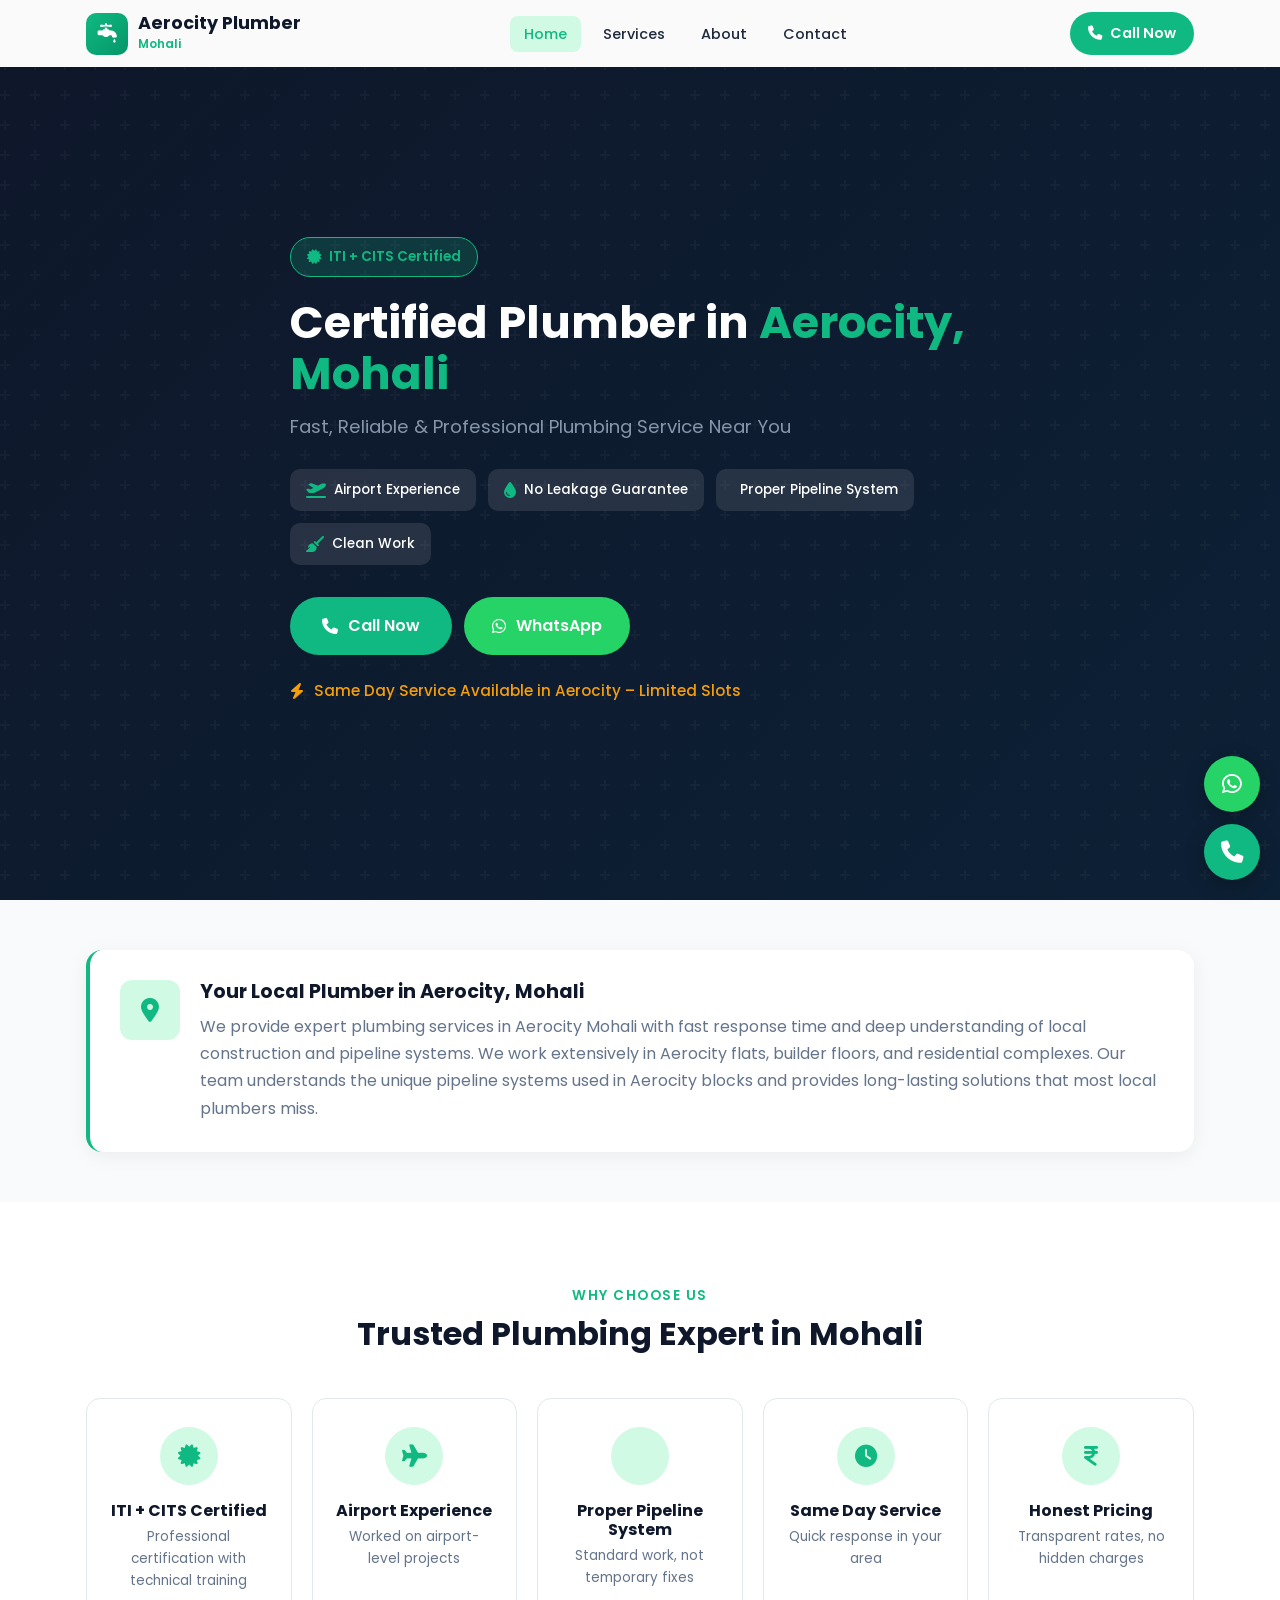
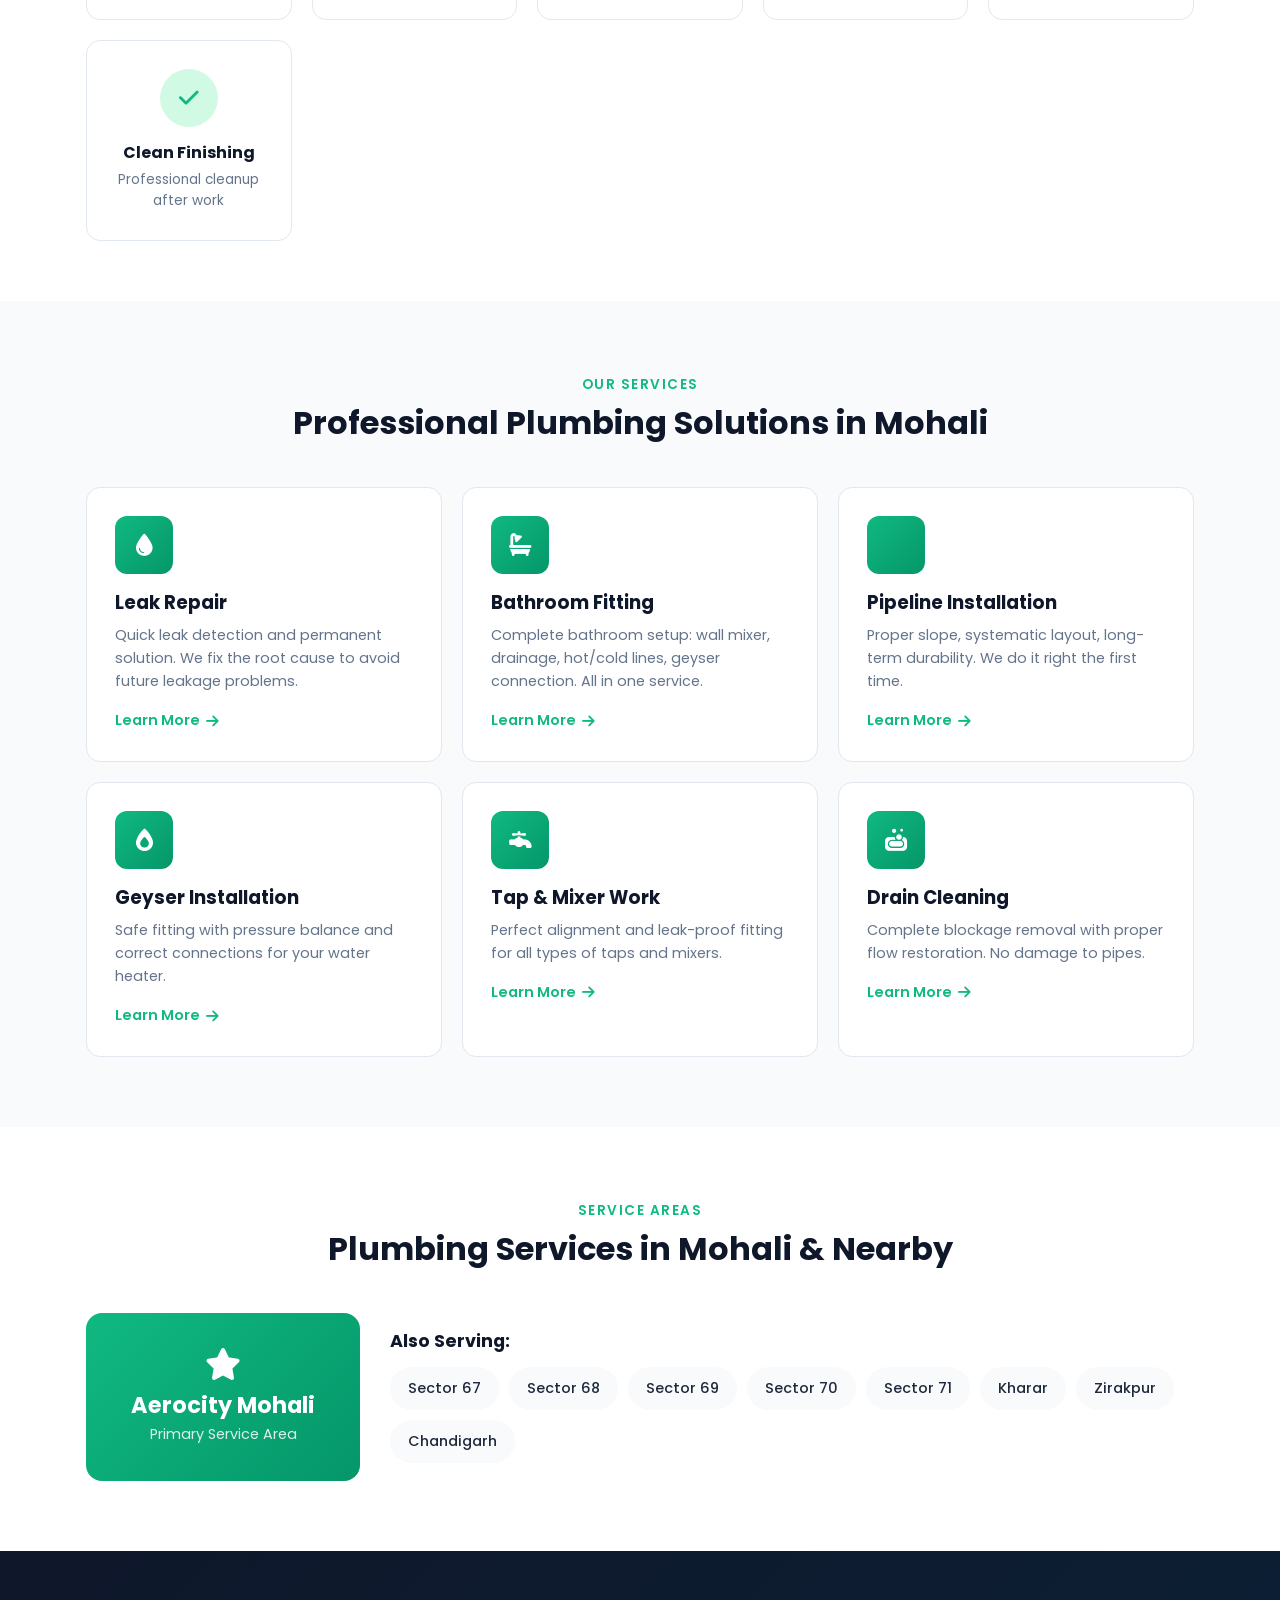
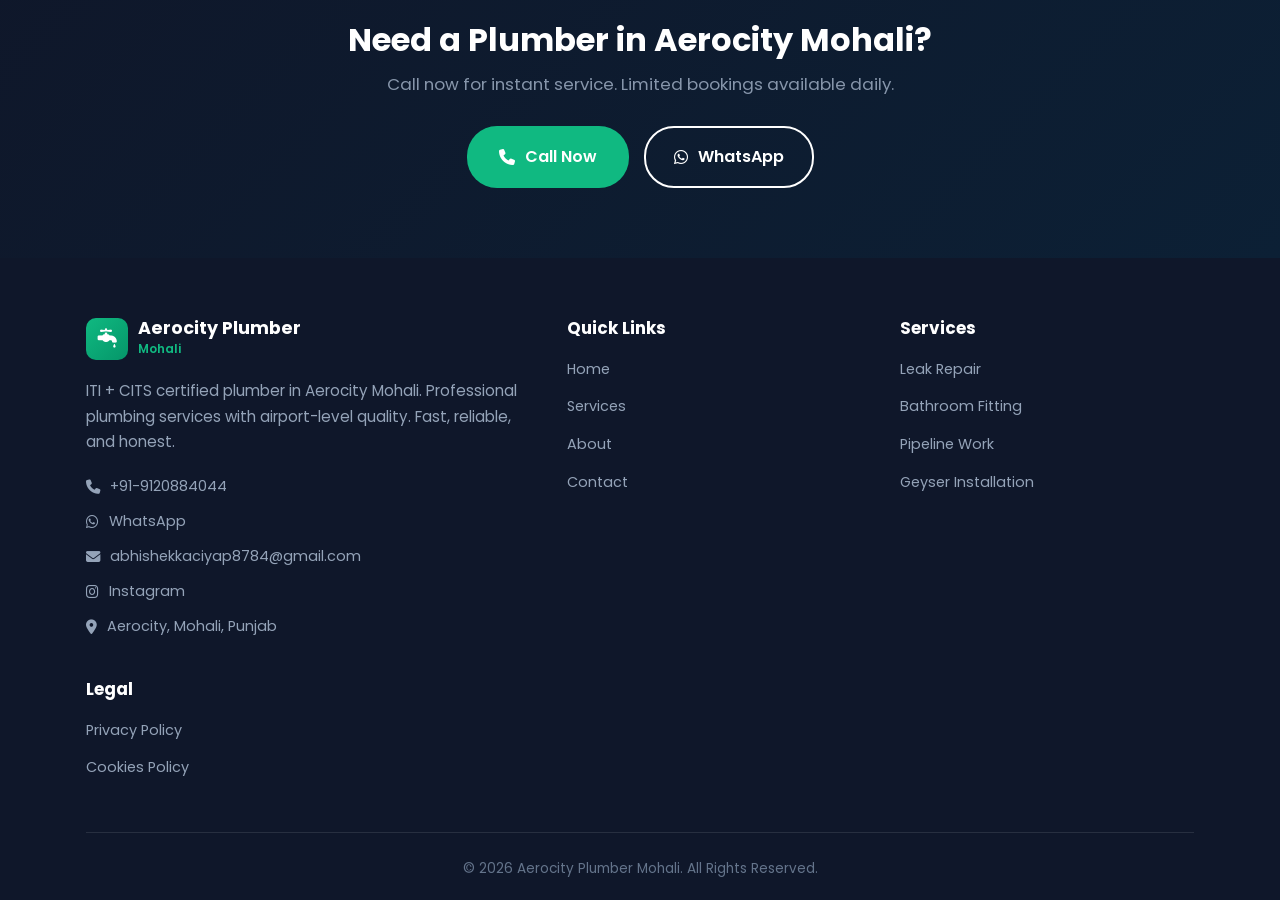
<file: index.html>
<!DOCTYPE html>
<html lang="en">
<head>
    <meta charset="UTF-8">
    <meta name="viewport" content="width=device-width, initial-scale=1.0">
    <title>Certified Plumber in Aerocity Mohali | ITI + CITS Plumbing Services</title>
    <meta name="description" content="Looking for a plumber in Aerocity Mohali? ITI & CITS certified professional offering leak repair, bathroom fitting, pipeline installation. Fast service. Call now!">
    <meta name="keywords" content="plumber in aerocity mohali, plumbing services mohali, bathroom fitting aerocity, pipeline installation mohali, leak repair mohali, local plumber, iti certified plumber">
    <meta name="author" content="Aerocity Plumber Mohali">
    <meta name="robots" content="index, follow">
    <meta property="og:title" content="Certified Plumber in Aerocity Mohali | Fast Plumbing Service">
    <meta property="og:description" content="ITI + CITS Certified plumber in Aerocity Mohali. Leak repair, bathroom fitting, pipeline work. Same day service available.">
    <meta property="og:locale" content="en_IN">
    <meta property="og:region" content="IN-PB">
    
    <link rel="preconnect" href="https://fonts.googleapis.com">
    <link rel="preconnect" href="https://fonts.gstatic.com" crossorigin>
    <link href="https://fonts.googleapis.com/css2?family=Poppins:wght@300;400;500;600;700;800&display=swap" rel="stylesheet">
    <link rel="stylesheet" href="https://cdnjs.cloudflare.com/ajax/libs/font-awesome/6.4.0/css/all.min.css">
    <link rel="stylesheet" href="style.css">
</head>
<body>
    <!-- Header -->
    <header>
        <nav class="navbar">
            <div class="container nav-container">
                <div class="logo">
                    <div class="logo-icon">
                        <i class="fa-solid fa-faucet-drip"></i>
                    </div>
                    <div class="logo-text">
                        <span>Aerocity Plumber</span>
                        <small>Mohali</small>
                    </div>
                </div>
                <ul class="nav-links">
                    <li><a href="index.html" class="active">Home</a></li>
                    <li><a href="services.html">Services</a></li>
                    <li><a href="about.html">About</a></li>
                    <li><a href="contact.html">Contact</a></li>
                </ul>
                <div class="nav-cta">
                    <a href="tel:+91 91208840445" class="call-btn-header">
                        <i class="fa-solid fa-phone"></i>
                        <span>Call Now</span>
                    </a>
                </div>
                <div class="hamburger">
                    <span></span>
                    <span></span>
                    <span></span>
                </div>
            </div>
        </nav>
    </header>

    <!-- Hero Section -->
    <section class="hero">
        <div class="hero-bg"></div>
        <div class="container">
            <div class="hero-content">
                <div class="hero-badge">
                    <i class="fa-solid fa-certificate"></i>
                    <span>ITI + CITS Certified</span>
                </div>
                <h1>Certified Plumber in <span>Aerocity, Mohali</span></h1>
                <p class="hero-sub">Fast, Reliable & Professional Plumbing Service Near You</p>
                
                <div class="trust-badges">
                    <div class="trust-badge">
                        <i class="fa-solid fa-plane-departure"></i>
                        <span>Airport Experience</span>
                    </div>
                    <div class="trust-badge">
                        <i class="fa-solid fa-droplet"></i>
                        <span>No Leakage Guarantee</span>
                    </div>
                    <div class="trust-badge">
                        <i class="fa-solid fa-pipe"></i>
                        <span>Proper Pipeline System</span>
                    </div>
                    <div class="trust-badge">
                        <i class="fa-solid fa-broom"></i>
                        <span>Clean Work</span>
                    </div>
                </div>
                
                <div class="hero-ctas">
                    <a href="tel:+91 91208840445" class="btn-primary">
                        <i class="fa-solid fa-phone"></i>
                        Call Now
                    </a>
                    <a href="https://wa.me/91208840445" class="btn-whatsapp">
                        <i class="fa-brands fa-whatsapp"></i>
                        WhatsApp
                    </a>
                </div>
                
                <div class="urgency-bar">
                    <i class="fa-solid fa-bolt"></i>
                    <span>Same Day Service Available in Aerocity – Limited Slots</span>
                </div>
            </div>
        </div>
    </section>

    <!-- Local Intro -->
    <section class="local-intro">
        <div class="container">
            <div class="local-intro-box">
                <div class="local-icon">
                    <i class="fa-solid fa-location-dot"></i>
                </div>
                <div class="local-text">
                    <h3>Your Local Plumber in Aerocity, Mohali</h3>
                    <p>We provide expert plumbing services in Aerocity Mohali with fast response time and deep understanding of local construction and pipeline systems. We work extensively in Aerocity flats, builder floors, and residential complexes. Our team understands the unique pipeline systems used in Aerocity blocks and provides long-lasting solutions that most local plumbers miss.</p>
                </div>
            </div>
        </div>
    </section>

    <!-- Why Choose Us -->
    <section class="why-choose">
        <div class="container">
            <div class="section-header">
                <span>Why Choose Us</span>
                <h2>Trusted Plumbing Expert in Mohali</h2>
            </div>
            <div class="why-grid">
                <div class="why-card">
                    <div class="why-icon">
                        <i class="fa-solid fa-certificate"></i>
                    </div>
                    <h4>ITI + CITS Certified</h4>
                    <p>Professional certification with technical training</p>
                </div>
                <div class="why-card">
                    <div class="why-icon">
                        <i class="fa-solid fa-plane"></i>
                    </div>
                    <h4>Airport Experience</h4>
                    <p>Worked on airport-level projects</p>
                </div>
                <div class="why-card">
                    <div class="why-icon">
                        <i class="fa-solid fa-pipe"></i>
                    </div>
                    <h4>Proper Pipeline System</h4>
                    <p>Standard work, not temporary fixes</p>
                </div>
                <div class="why-card">
                    <div class="why-icon">
                        <i class="fa-solid fa-clock"></i>
                    </div>
                    <h4>Same Day Service</h4>
                    <p>Quick response in your area</p>
                </div>
                <div class="why-card">
                    <div class="why-icon">
                        <i class="fa-solid fa-indian-rupee-sign"></i>
                    </div>
                    <h4>Honest Pricing</h4>
                    <p>Transparent rates, no hidden charges</p>
                </div>
                <div class="why-card">
                    <div class="why-icon">
                        <i class="fa-solid fa-check"></i>
                    </div>
                    <h4>Clean Finishing</h4>
                    <p>Professional cleanup after work</p>
                </div>
            </div>
        </div>
    </section>

    <!-- Services Preview -->
    <section class="services-preview">
        <div class="container">
            <div class="section-header">
                <span>Our Services</span>
                <h2>Professional Plumbing Solutions in Mohali</h2>
            </div>
            <div class="services-grid">
                <a href="services.html" class="service-card">
                    <div class="service-icon">
                        <i class="fa-solid fa-droplet"></i>
                    </div>
                    <h3>Leak Repair</h3>
                    <p>Quick leak detection and permanent solution. We fix the root cause to avoid future leakage problems.</p>
                    <span class="service-link">Learn More <i class="fa-solid fa-arrow-right"></i></span>
                </a>
                <a href="services.html" class="service-card">
                    <div class="service-icon">
                        <i class="fa-solid fa-bath"></i>
                    </div>
                    <h3>Bathroom Fitting</h3>
                    <p>Complete bathroom setup: wall mixer, drainage, hot/cold lines, geyser connection. All in one service.</p>
                    <span class="service-link">Learn More <i class="fa-solid fa-arrow-right"></i></span>
                </a>
                <a href="services.html" class="service-card">
                    <div class="service-icon">
                        <i class="fa-solid fa-pipe"></i>
                    </div>
                    <h3>Pipeline Installation</h3>
                    <p>Proper slope, systematic layout, long-term durability. We do it right the first time.</p>
                    <span class="service-link">Learn More <i class="fa-solid fa-arrow-right"></i></span>
                </a>
                <a href="services.html" class="service-card">
                    <div class="service-icon">
                        <i class="fa-solid fa-fire-flame-simple"></i>
                    </div>
                    <h3>Geyser Installation</h3>
                    <p>Safe fitting with pressure balance and correct connections for your water heater.</p>
                    <span class="service-link">Learn More <i class="fa-solid fa-arrow-right"></i></span>
                </a>
                <a href="services.html" class="service-card">
                    <div class="service-icon">
                        <i class="fa-solid fa-faucet"></i>
                    </div>
                    <h3>Tap & Mixer Work</h3>
                    <p>Perfect alignment and leak-proof fitting for all types of taps and mixers.</p>
                    <span class="service-link">Learn More <i class="fa-solid fa-arrow-right"></i></span>
                </a>
                <a href="services.html" class="service-card">
                    <div class="service-icon">
                        <i class="fa-solid fa-soap"></i>
                    </div>
                    <h3>Drain Cleaning</h3>
                    <p>Complete blockage removal with proper flow restoration. No damage to pipes.</p>
                    <span class="service-link">Learn More <i class="fa-solid fa-arrow-right"></i></span>
                </a>
            </div>
        </div>
    </section>

    <!-- Service Areas -->
    <section class="service-areas">
        <div class="container">
            <div class="section-header">
                <span>Service Areas</span>
                <h2>Plumbing Services in Mohali & Nearby</h2>
            </div>
            <div class="areas-wrapper">
                <div class="primary-area">
                    <i class="fa-solid fa-star"></i>
                    <h3>Aerocity Mohali</h3>
                    <p>Primary Service Area</p>
                </div>
                <div class="other-areas">
                    <h4>Also Serving:</h4>
                    <div class="areas-tags">
                        <span>Sector 67</span>
                        <span>Sector 68</span>
                        <span>Sector 69</span>
                        <span>Sector 70</span>
                        <span>Sector 71</span>
                        <span>Kharar</span>
                        <span>Zirakpur</span>
                        <span>Chandigarh</span>
                    </div>
                </div>
            </div>
        </div>
    </section>

    <!-- CTA Section -->
    <section class="cta-section">
        <div class="container">
            <h2>Need a Plumber in Aerocity Mohali?</h2>
            <p>Call now for instant service. Limited bookings available daily.</p>
            <div class="cta-buttons">
                <a href="tel:+91 91208840445" class="btn-primary">
                    <i class="fa-solid fa-phone"></i>
                    Call Now
                </a>
                <a href="https://wa.me/91+91 91208840445" class="btn-whatsapp-outline">
                    <i class="fa-brands fa-whatsapp"></i>
                    WhatsApp
                </a>
            </div>
        </div>
    </section>

    <!-- Floating Buttons -->
    <div class="floating-buttons">
        <a href="https://wa.me/91+91 91208840445" class="float-btn whatsapp" title="WhatsApp">
            <i class="fa-brands fa-whatsapp"></i>
        </a>
        <a href="tel:+91 91208840445" class="float-btn call" title="Call Now">
            <i class="fa-solid fa-phone"></i>
        </a>
    </div>

    <!-- Footer -->
    <footer>
        <div class="container">
            <div class="footer-grid">
                <div class="footer-about">
                    <div class="logo">
                        <div class="logo-icon">
                            <i class="fa-solid fa-faucet-drip"></i>
                        </div>
                        <div class="logo-text">
                            <span>Aerocity Plumber</span>
                            <small>Mohali</small>
                        </div>
                    </div>
                    <p>ITI + CITS certified plumber in Aerocity Mohali. Professional plumbing services with airport-level quality. Fast, reliable, and honest.</p>
                    <div class="footer-contact">
                        <a href="tel:+919120884044"><i class="fa-solid fa-phone"></i> +91-9120884044</a>
                        <a href="https://wa.me/91+91 91208840445"><i class="fa-brands fa-whatsapp"></i> WhatsApp</a>
                        <a href="mailto:abhishekkaciyap8784@gmail.com"><i class="fa-solid fa-envelope"></i> abhishekkaciyap8784@gmail.com</a>
                        <a href="https://www.instagram.com/mr.robin252/?hl=en" target="_blank"><i class="fa-brands fa-instagram"></i> Instagram</a>
                        <span><i class="fa-solid fa-location-dot"></i> Aerocity, Mohali, Punjab</span>
                    </div>
                </div>
                <div class="footer-links">
                    <h4>Quick Links</h4>
                    <ul>
                        <li><a href="index.html">Home</a></li>
                        <li><a href="services.html">Services</a></li>
                        <li><a href="about.html">About</a></li>
                        <li><a href="contact.html">Contact</a></li>
                    </ul>
                </div>
                <div class="footer-links">
                    <h4>Services</h4>
                    <ul>
                        <li><a href="services.html">Leak Repair</a></li>
                        <li><a href="services.html">Bathroom Fitting</a></li>
                        <li><a href="services.html">Pipeline Work</a></li>
                        <li><a href="services.html">Geyser Installation</a></li>
                    </ul>
                </div>
                <div class="footer-links">
                    <h4>Legal</h4>
                    <ul>
                        <li><a href="privacy-policy.html">Privacy Policy</a></li>
                        <li><a href="cookies-policy.html">Cookies Policy</a></li>
                    </ul>
                </div>
            </div>
            <div class="footer-bottom">
                <p>&copy; 2026 Aerocity Plumber Mohali. All Rights Reserved.</p>
            </div>
        </div>
    </footer>

    <script src="script.js"></script>
</body>
</html>
</file>
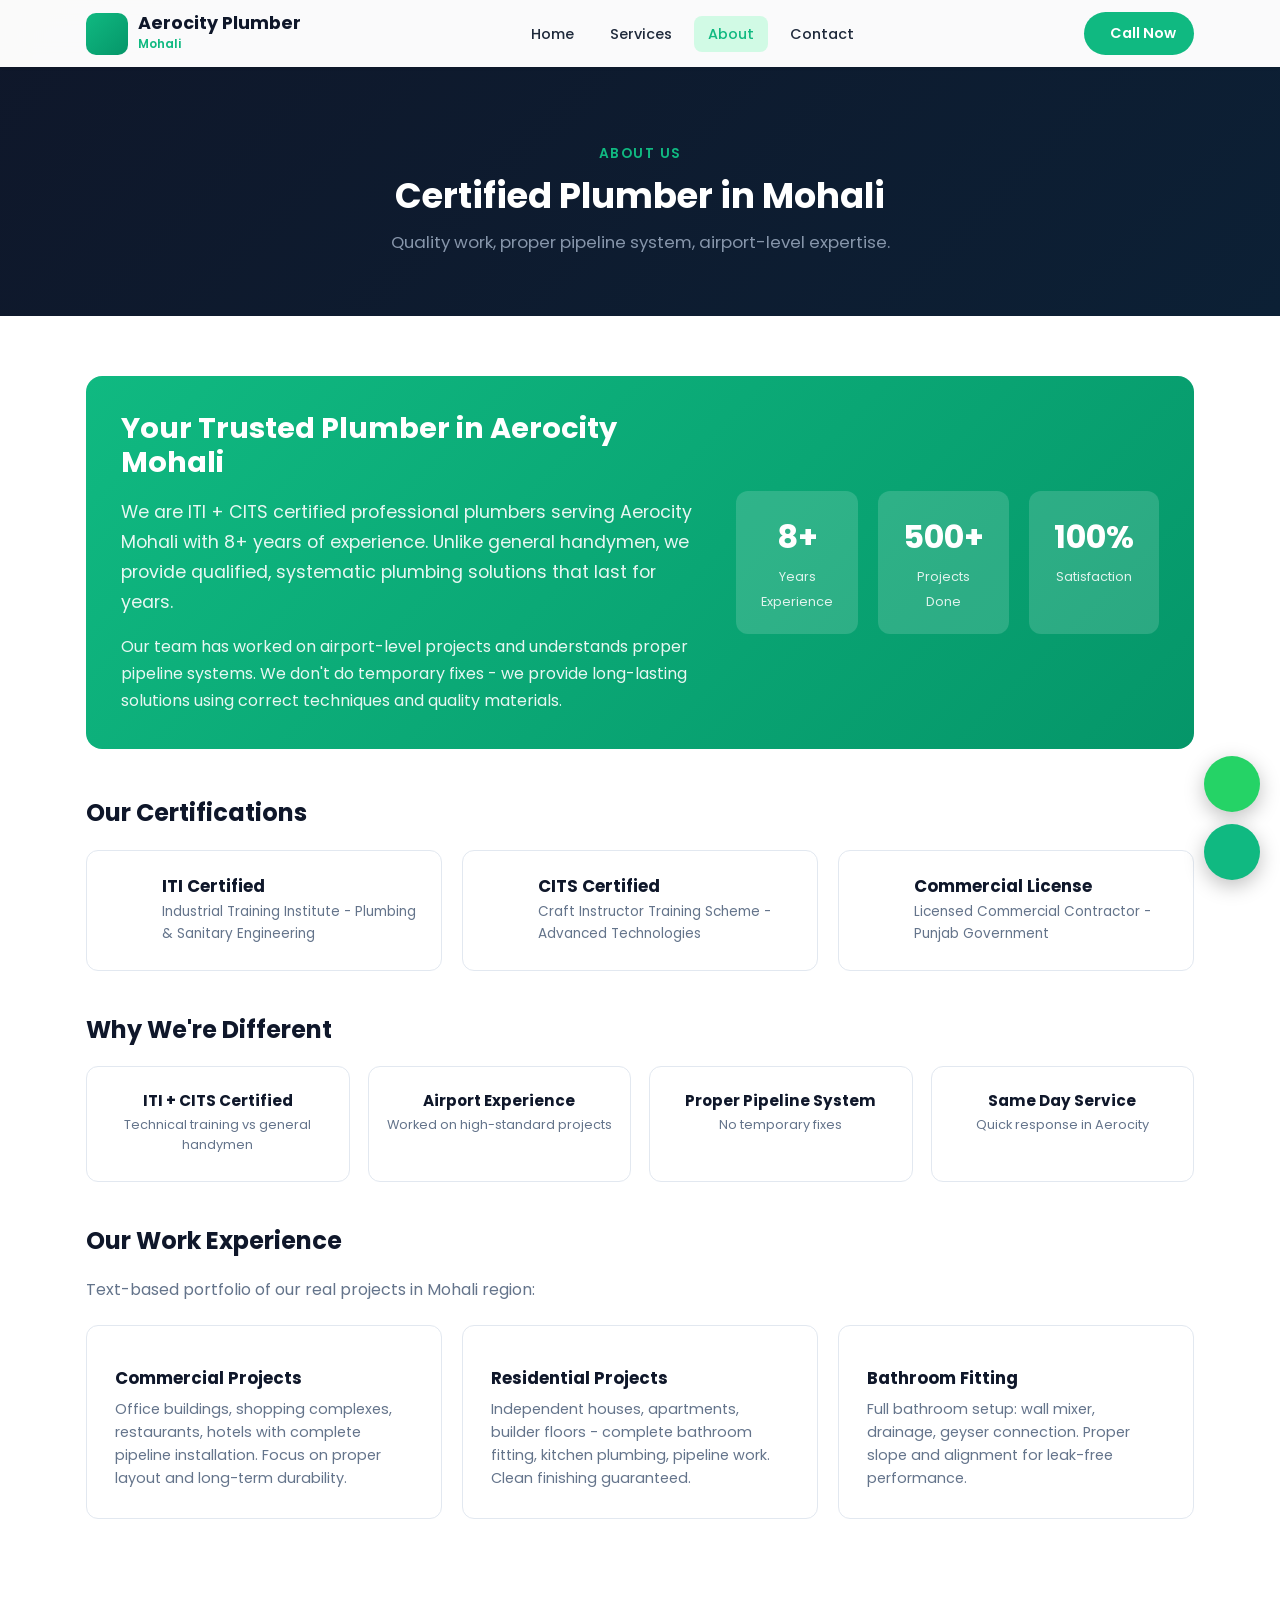
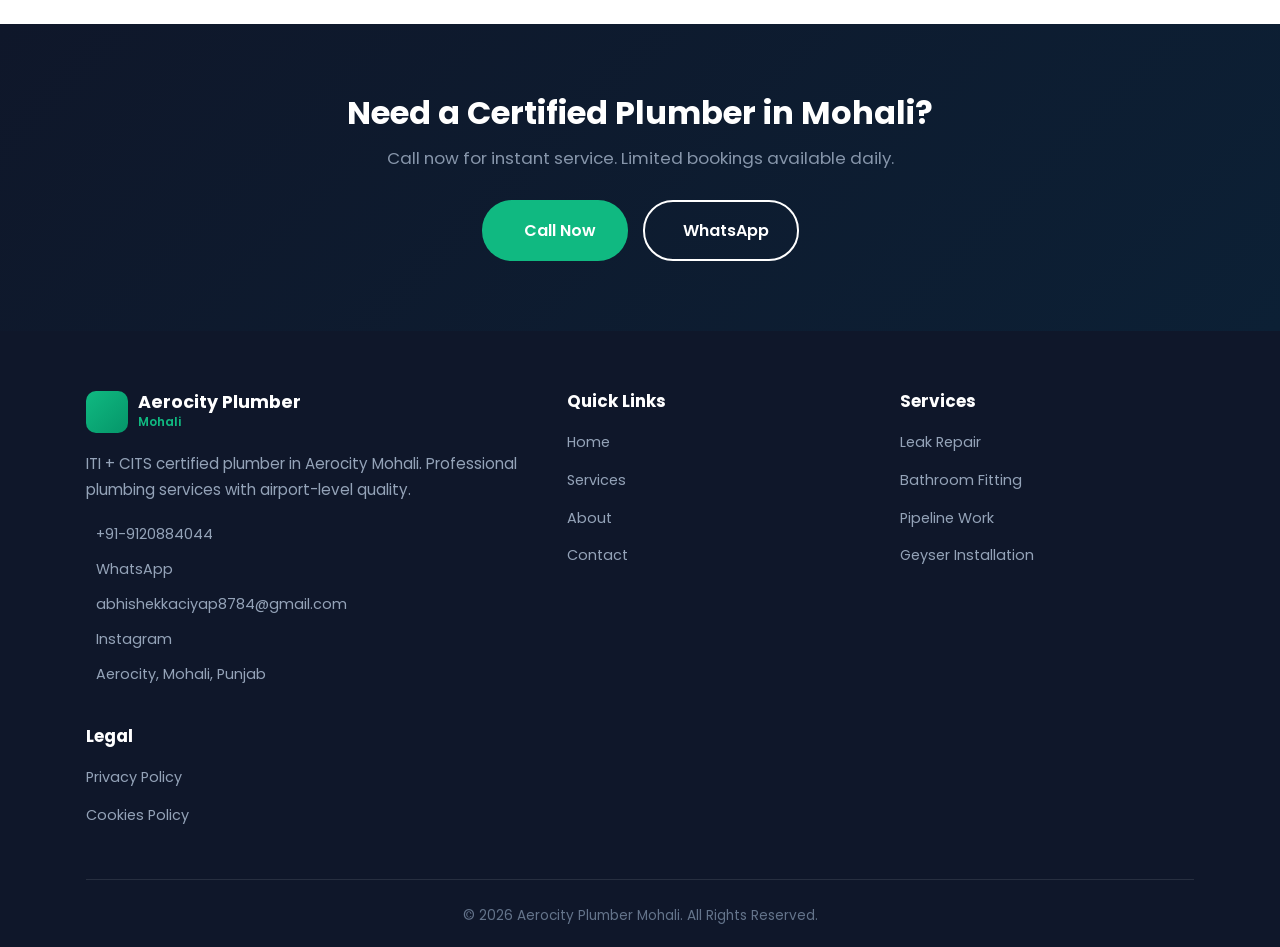
<file: about.html>
<!DOCTYPE html>
<html lang="en">
<head>
    <meta charset="UTF-8">
    <meta name="viewport" content="width=device-width, initial-scale=1.0">
    <title>About - Aerocity Plumber Mohali | ITI + CITS Certified</title>
    <meta name="description" content="Learn about Aerocity Plumber Mohali. ITI & CITS certified plumber with airport-level experience. Quality work, proper pipeline system.">
    <link rel="preconnect" href="https://fonts.googleapis.com">
    <link rel="preconnect" href="https://fonts.gstatic.com" crossorigin>
    <link href="https://fonts.googleapis.com/css2?family=Poppins:wght@300;400;500;600;700;800&display=swap" rel="stylesheet">
    <link rel="stylesheet" href="style.css">
    <link rel="stylesheet" href="services.css">
</head>
<body>
    <!-- Header -->
    <header>
        <nav class="navbar">
            <div class="container nav-container">
                <div class="logo">
                    <div class="logo-icon">
                        <i class="fa-solid fa-faucet-drip"></i>
                    </div>
                    <div class="logo-text">
                        <span>Aerocity Plumber</span>
                        <small>Mohali</small>
                    </div>
                </div>
                <ul class="nav-links">
                    <li><a href="index.html">Home</a></li>
                    <li><a href="services.html">Services</a></li>
                    <li><a href="about.html" class="active">About</a></li>
                    <li><a href="contact.html">Contact</a></li>
                </ul>
                <div class="nav-cta">
                    <a href="tel:+91 9120884044" class="call-btn-header">
                        <i class="fa-solid fa-phone"></i>
                        <span>Call Now</span>
                    </a>
                </div>
                <div class="hamburger">
                    <span></span>
                    <span></span>
                    <span></span>
                </div>
            </div>
        </nav>
    </header>

    <!-- Page Header -->
    <section class="page-header">
        <div class="container">
            <span>About Us</span>
            <h1>Certified Plumber in Mohali</h1>
            <p>Quality work, proper pipeline system, airport-level expertise.</p>
        </div>
    </section>

    <!-- About Content -->
    <section class="about-content">
        <div class="container">
            <!-- Intro -->
            <div class="about-intro">
                <div class="about-intro-text">
                    <h2>Your Trusted Plumber in Aerocity Mohali</h2>
                    <p class="about-lead">We are ITI + CITS certified professional plumbers serving Aerocity Mohali with 8+ years of experience. Unlike general handymen, we provide qualified, systematic plumbing solutions that last for years.</p>
                    <p>Our team has worked on airport-level projects and understands proper pipeline systems. We don't do temporary fixes - we provide long-lasting solutions using correct techniques and quality materials.</p>
                </div>
                <div class="about-intro-stats">
                    <div class="stat-box">
                        <span class="stat-number">8+</span>
                        <span class="stat-label">Years Experience</span>
                    </div>
                    <div class="stat-box">
                        <span class="stat-number">500+</span>
                        <span class="stat-label">Projects Done</span>
                    </div>
                    <div class="stat-box">
                        <span class="stat-number">100%</span>
                        <span class="stat-label">Satisfaction</span>
                    </div>
                </div>
            </div>

            <!-- Certifications -->
            <div class="about-section">
                <h3>Our Certifications</h3>
                <div class="cert-grid">
                    <div class="cert-item">
                        <i class="fa-solid fa-graduation-cap"></i>
                        <div>
                            <h4>ITI Certified</h4>
                            <p>Industrial Training Institute - Plumbing & Sanitary Engineering</p>
                        </div>
                    </div>
                    <div class="cert-item">
                        <i class="fa-solid fa-award"></i>
                        <div>
                            <h4>CITS Certified</h4>
                            <p>Craft Instructor Training Scheme - Advanced Technologies</p>
                        </div>
                    </div>
                    <div class="cert-item">
                        <i class="fa-solid fa-building"></i>
                        <div>
                            <h4>Commercial License</h4>
                            <p>Licensed Commercial Contractor - Punjab Government</p>
                        </div>
                    </div>
                </div>
            </div>

            <!-- Why Choose -->
            <div class="about-section why-section">
                <h3>Why We're Different</h3>
                <div class="why-items">
                    <div class="why-item">
                        <i class="fa-solid fa-certificate"></i>
                        <div>
                            <h4>ITI + CITS Certified</h4>
                            <p>Technical training vs general handymen</p>
                        </div>
                    </div>
                    <div class="why-item">
                        <i class="fa-solid fa-plane"></i>
                        <div>
                            <h4>Airport Experience</h4>
                            <p>Worked on high-standard projects</p>
                        </div>
                    </div>
                    <div class="why-item">
                        <i class="fa-solid fa-pipe"></i>
                        <div>
                            <h4>Proper Pipeline System</h4>
                            <p>No temporary fixes</p>
                        </div>
                    </div>
                    <div class="why-item">
                        <i class="fa-solid fa-clock"></i>
                        <div>
                            <h4>Same Day Service</h4>
                            <p>Quick response in Aerocity</p>
                        </div>
                    </div>
                </div>
            </div>

            <!-- Portfolio Text -->
            <div class="about-section portfolio-section">
                <h3>Our Work Experience</h3>
                <p class="portfolio-intro">Text-based portfolio of our real projects in Mohali region:</p>
                <div class="portfolio-items">
                    <div class="portfolio-item">
                        <i class="fa-solid fa-building"></i>
                        <h4>Commercial Projects</h4>
                        <p>Office buildings, shopping complexes, restaurants, hotels with complete pipeline installation. Focus on proper layout and long-term durability.</p>
                    </div>
                    <div class="portfolio-item">
                        <i class="fa-solid fa-house"></i>
                        <h4>Residential Projects</h4>
                        <p>Independent houses, apartments, builder floors - complete bathroom fitting, kitchen plumbing, pipeline work. Clean finishing guaranteed.</p>
                    </div>
                    <div class="portfolio-item">
                        <i class="fa-solid fa-hotel"></i>
                        <h4>Bathroom Fitting</h4>
                        <p>Full bathroom setup: wall mixer, drainage, geyser connection. Proper slope and alignment for leak-free performance.</p>
                    </div>
                </div>
            </div>
        </div>
    </section>

    <!-- CTA -->
    <section class="cta-section">
        <div class="container">
            <h2>Need a Certified Plumber in Mohali?</h2>
            <p>Call now for instant service. Limited bookings available daily.</p>
            <div class="cta-buttons">
                <a href="tel:+91 9120884044" class="btn-primary">
                    <i class="fa-solid fa-phone"></i>
                    Call Now
                </a>
                <a href="https://wa.me/917719512345" class="btn-whatsapp-outline">
                    <i class="fa-brands fa-whatsapp"></i>
                    WhatsApp
                </a>
            </div>
        </div>
    </section>

    <!-- Floating Buttons -->
    <div class="floating-buttons">
        <a href="https://wa.me/917719512345" class="float-btn whatsapp" title="WhatsApp">
            <i class="fa-brands fa-whatsapp"></i>
        </a>
        <a href="tel:+91 9120884044" class="float-btn call" title="Call Now">
            <i class="fa-solid fa-phone"></i>
        </a>
    </div>

    <!-- Footer -->
    <footer>
        <div class="container">
            <div class="footer-grid">
                <div class="footer-about">
                    <div class="logo">
                        <div class="logo-icon">
                            <i class="fa-solid fa-faucet-drip"></i>
                        </div>
                        <div class="logo-text">
                            <span>Aerocity Plumber</span>
                            <small>Mohali</small>
                        </div>
                    </div>
                    <p>ITI + CITS certified plumber in Aerocity Mohali. Professional plumbing services with airport-level quality.</p>
                    <div class="footer-contact">
                        <a href="tel:+919120884044"><i class="fa-solid fa-phone"></i> +91-9120884044</a>
                        <a href="https://wa.me/917719512345"><i class="fa-brands fa-whatsapp"></i> WhatsApp</a>
                        <a href="mailto:abhishekkaciyap8784@gmail.com"><i class="fa-solid fa-envelope"></i> abhishekkaciyap8784@gmail.com</a>
                        <a href="https://www.instagram.com/mr.robin252/?hl=en" target="_blank"><i class="fa-brands fa-instagram"></i> Instagram</a>
                        <span><i class="fa-solid fa-location-dot"></i> Aerocity, Mohali, Punjab</span>
                    </div>
                </div>
                <div class="footer-links">
                    <h4>Quick Links</h4>
                    <ul>
                        <li><a href="index.html">Home</a></li>
                        <li><a href="services.html">Services</a></li>
                        <li><a href="about.html">About</a></li>
                        <li><a href="contact.html">Contact</a></li>
                    </ul>
                </div>
                <div class="footer-links">
                    <h4>Services</h4>
                    <ul>
                        <li><a href="services.html">Leak Repair</a></li>
                        <li><a href="services.html">Bathroom Fitting</a></li>
                        <li><a href="services.html">Pipeline Work</a></li>
                        <li><a href="services.html">Geyser Installation</a></li>
                    </ul>
                </div>
                <div class="footer-links">
                    <h4>Legal</h4>
                    <ul>
                        <li><a href="privacy-policy.html">Privacy Policy</a></li>
                        <li><a href="cookies-policy.html">Cookies Policy</a></li>
                    </ul>
                </div>
            </div>
            <div class="footer-bottom">
                <p>&copy; 2026 Aerocity Plumber Mohali. All Rights Reserved.</p>
            </div>
        </div>
    </footer>

    <script src="script.js"></script>
</body>
</html>
</file>
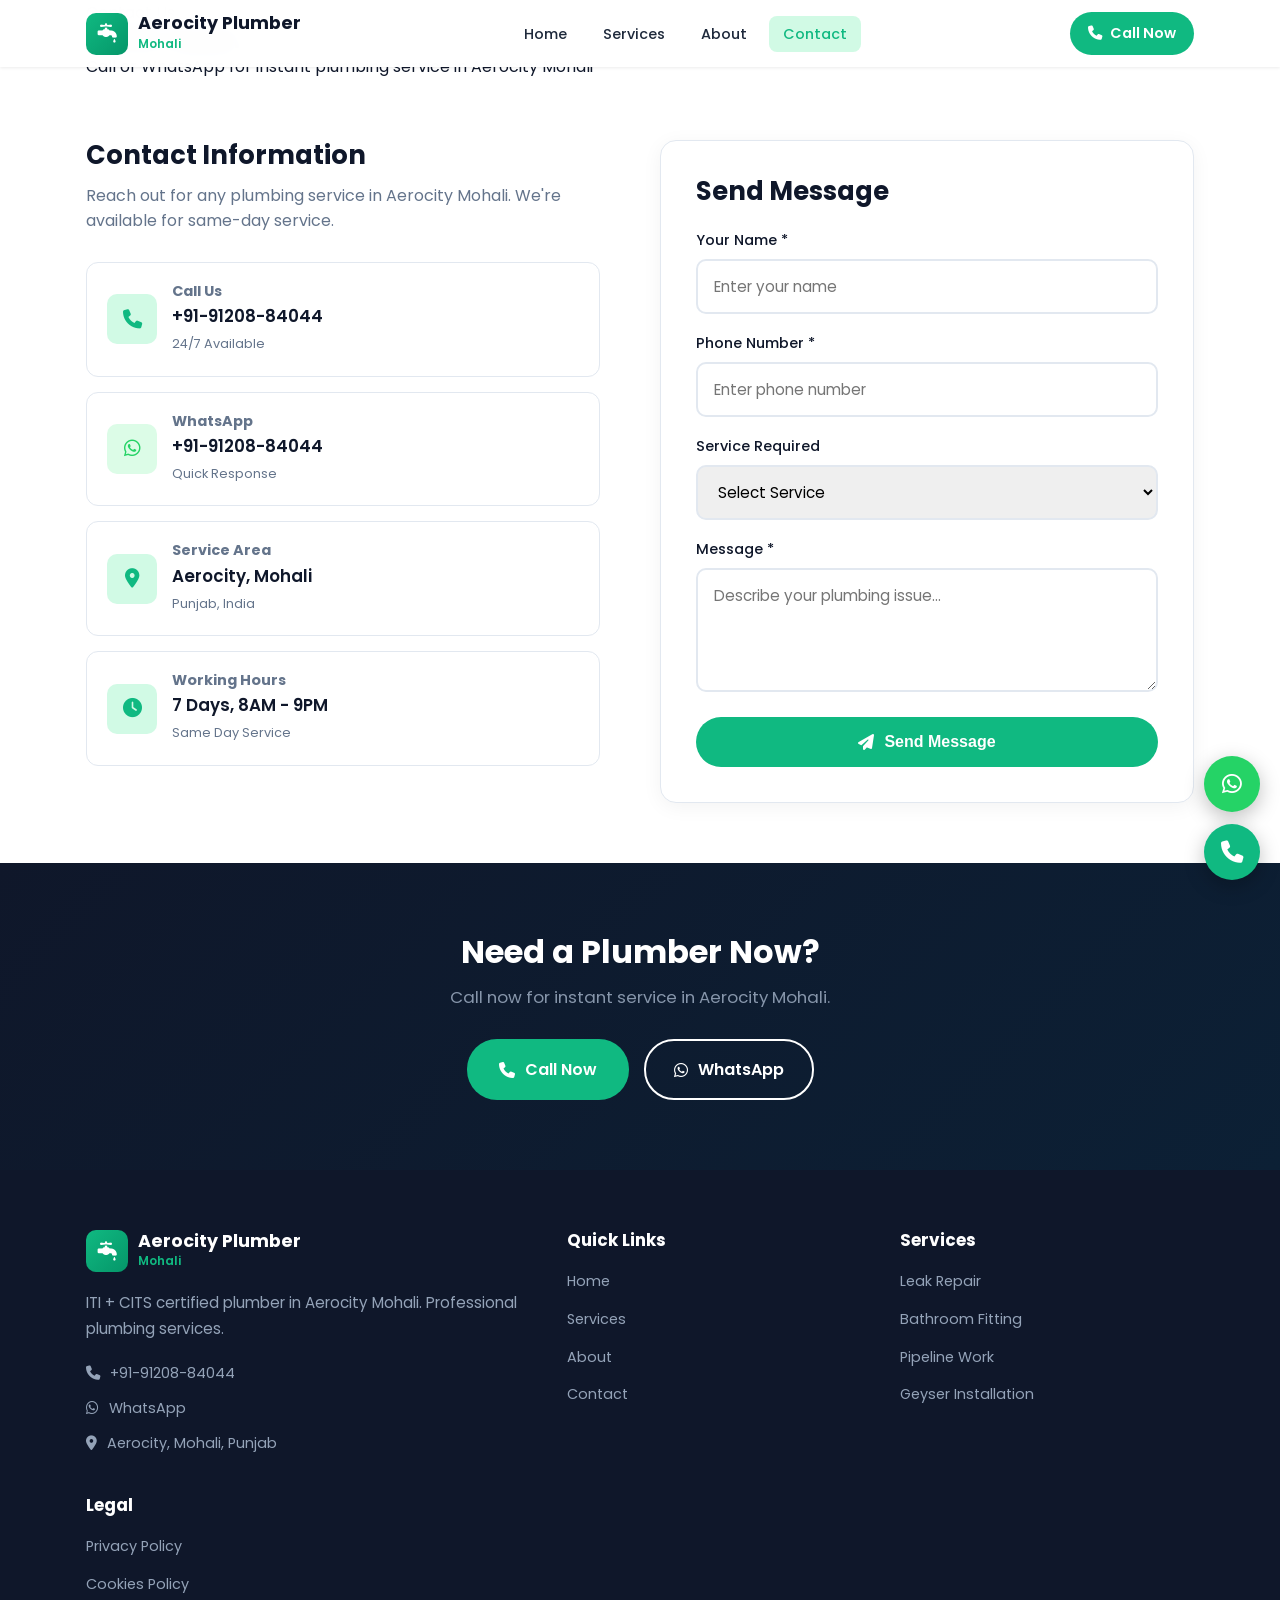
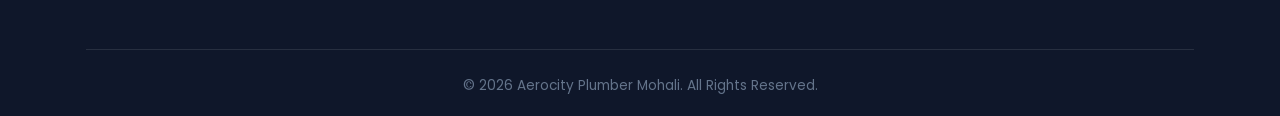
<file: contact.html>
<!DOCTYPE html>
<html lang="en">
<head>
    <meta charset="UTF-8">
    <meta name="viewport" content="width=device-width, initial-scale=1.0">
    <title>Contact - Aerocity Plumber Mohali | Call Now</title>
    <meta name="description" content="Contact Aerocity Plumber Mohali. ITI & CITS certified plumber. Call now for leak repair, bathroom fitting, pipeline work in Mohali.">
    <link rel="preconnect" href="https://fonts.googleapis.com">
    <link rel="preconnect" href="https://fonts.gstatic.com" crossorigin>
    <link href="https://fonts.googleapis.com/css2?family=Poppins:wght@300;400;500;600;700;800&display=swap" rel="stylesheet">
    <link rel="stylesheet" href="https://cdnjs.cloudflare.com/ajax/libs/font-awesome/6.4.0/css/all.min.css">
    <link rel="stylesheet" href="style.css">
</head>
<body>
    <!-- Header -->
    <header>
        <nav class="navbar">
            <div class="container nav-container">
                <div class="logo">
                    <div class="logo-icon">
                        <i class="fa-solid fa-faucet-drip"></i>
                    </div>
                    <div class="logo-text">
                        <span>Aerocity Plumber</span>
                        <small>Mohali</small>
                    </div>
                </div>
                <ul class="nav-links">
                    <li><a href="index.html">Home</a></li>
                    <li><a href="services.html">Services</a></li>
                    <li><a href="about.html">About</a></li>
                    <li><a href="contact.html" class="active">Contact</a></li>
                </ul>
                <div class="nav-cta">
                    <a href="tel:+919120884044" class="call-btn-header">
                        <i class="fa-solid fa-phone"></i>
                        <span>Call Now</span>
                    </a>
                </div>
                <div class="hamburger">
                    <span></span>
                    <span></span>
                    <span></span>
                </div>
            </div>
        </nav>
    </header>

    <!-- Page Header -->
    <section class="page-header">
        <div class="container">
            <span>Contact Us</span>
            <h1>Get In Touch</h1>
            <p>Call or WhatsApp for instant plumbing service in Aerocity Mohali</p>
        </div>
    </section>

    <!-- Contact Section -->
    <section class="contact-section">
        <div class="container">
            <div class="contact-grid">
                <!-- Contact Info -->
                <div class="contact-info">
                    <h2>Contact Information</h2>
                    <p>Reach out for any plumbing service in Aerocity Mohali. We're available for same-day service.</p>
                    
                    <div class="contact-items">
                        <a href="tel:+919120884044" class="contact-item">
                            <div class="contact-icon">
                                <i class="fa-solid fa-phone"></i>
                            </div>
                            <div>
                                <h4>Call Us</h4>
                                <span>+91-91208-84044</span>
                                <small>24/7 Available</small>
                            </div>
                        </a>
                        
                        <a href="https://wa.me/919120884044" class="contact-item">
                            <div class="contact-icon whatsapp">
                                <i class="fa-brands fa-whatsapp"></i>
                            </div>
                            <div>
                                <h4>WhatsApp</h4>
                                <span>+91-91208-84044</span>
                                <small>Quick Response</small>
                            </div>
                        </a>
                        
                        <div class="contact-item">
                            <div class="contact-icon">
                                <i class="fa-solid fa-location-dot"></i>
                            </div>
                            <div>
                                <h4>Service Area</h4>
                                <span>Aerocity, Mohali</span>
                                <small>Punjab, India</small>
                            </div>
                        </div>
                        
                        <div class="contact-item">
                            <div class="contact-icon">
                                <i class="fa-solid fa-clock"></i>
                            </div>
                            <div>
                                <h4>Working Hours</h4>
                                <span>7 Days, 8AM - 9PM</span>
                                <small>Same Day Service</small>
                            </div>
                        </div>
                    </div>
                </div>
                
                <!-- Contact Form -->
                <div class="contact-form-wrap">
                    <h2>Send Message</h2>
                    <form id="contactForm">
                        <div class="form-group">
                            <label for="name">Your Name *</label>
                            <input type="text" id="name" name="name" placeholder="Enter your name" required>
                        </div>
                        <div class="form-group">
                            <label for="phone">Phone Number *</label>
                            <input type="tel" id="phone" name="phone" placeholder="Enter phone number" required>
                        </div>
                        <div class="form-group">
                            <label for="service">Service Required</label>
                            <select id="service" name="service">
                                <option value="">Select Service</option>
                                <option value="leak-repair">Leak Repair</option>
                                <option value="bathroom-fitting">Bathroom Fitting</option>
                                <option value="pipeline">Pipeline Installation</option>
                                <option value="geyser">Geyser Installation</option>
                                <option value="tap-mixer">Tap & Mixer</option>
                                <option value="drain-cleaning">Drain Cleaning</option>
                                <option value="other">Other</option>
                            </select>
                        </div>
                        <div class="form-group">
                            <label for="message">Message *</label>
                            <textarea id="message" name="message" rows="4" placeholder="Describe your plumbing issue..." required></textarea>
                        </div>
                        <button type="submit" class="btn-primary" style="width: 100%;">
                            <i class="fa-solid fa-paper-plane"></i>
                            Send Message
                        </button>
                    </form>
                </div>
            </div>
        </div>
    </section>

    <!-- CTA -->
    <section class="cta-section">
        <div class="container">
            <h2>Need a Plumber Now?</h2>
            <p>Call now for instant service in Aerocity Mohali.</p>
            <div class="cta-buttons">
                <a href="tel:+919120884044" class="btn-primary">
                    <i class="fa-solid fa-phone"></i>
                    Call Now
                </a>
                <a href="https://wa.me/919120884044" class="btn-whatsapp-outline">
                    <i class="fa-brands fa-whatsapp"></i>
                    WhatsApp
                </a>
            </div>
        </div>
    </section>

    <!-- Floating Buttons -->
    <div class="floating-buttons">
        <a href="https://wa.me/919120884044" class="float-btn whatsapp" title="WhatsApp">
            <i class="fa-brands fa-whatsapp"></i>
        </a>
        <a href="tel:+919120884044" class="float-btn call" title="Call Now">
            <i class="fa-solid fa-phone"></i>
        </a>
    </div>

    <!-- Footer -->
    <footer>
        <div class="container">
            <div class="footer-grid">
                <div class="footer-about">
                    <div class="logo">
                        <div class="logo-icon">
                            <i class="fa-solid fa-faucet-drip"></i>
                        </div>
                        <div class="logo-text">
                            <span>Aerocity Plumber</span>
                            <small>Mohali</small>
                        </div>
                    </div>
                    <p>ITI + CITS certified plumber in Aerocity Mohali. Professional plumbing services.</p>
                    <div class="footer-contact">
                        <a href="tel:+919120884044"><i class="fa-solid fa-phone"></i> +91-91208-84044</a>
                        <a href="https://wa.me/919120884044"><i class="fa-brands fa-whatsapp"></i> WhatsApp</a>
                        <span><i class="fa-solid fa-location-dot"></i> Aerocity, Mohali, Punjab</span>
                    </div>
                </div>
                <div class="footer-links">
                    <h4>Quick Links</h4>
                    <ul>
                        <li><a href="index.html">Home</a></li>
                        <li><a href="services.html">Services</a></li>
                        <li><a href="about.html">About</a></li>
                        <li><a href="contact.html">Contact</a></li>
                    </ul>
                </div>
                <div class="footer-links">
                    <h4>Services</h4>
                    <ul>
                        <li><a href="services.html">Leak Repair</a></li>
                        <li><a href="services.html">Bathroom Fitting</a></li>
                        <li><a href="services.html">Pipeline Work</a></li>
                        <li><a href="services.html">Geyser Installation</a></li>
                    </ul>
                </div>
                <div class="footer-links">
                    <h4>Legal</h4>
                    <ul>
                        <li><a href="privacy-policy.html">Privacy Policy</a></li>
                        <li><a href="cookies-policy.html">Cookies Policy</a></li>
                    </ul>
                </div>
            </div>
            <div class="footer-bottom">
                <p>&copy; 2026 Aerocity Plumber Mohali. All Rights Reserved.</p>
            </div>
        </div>
    </footer>

    <script src="script.js"></script>
</body>
</html>
</file>
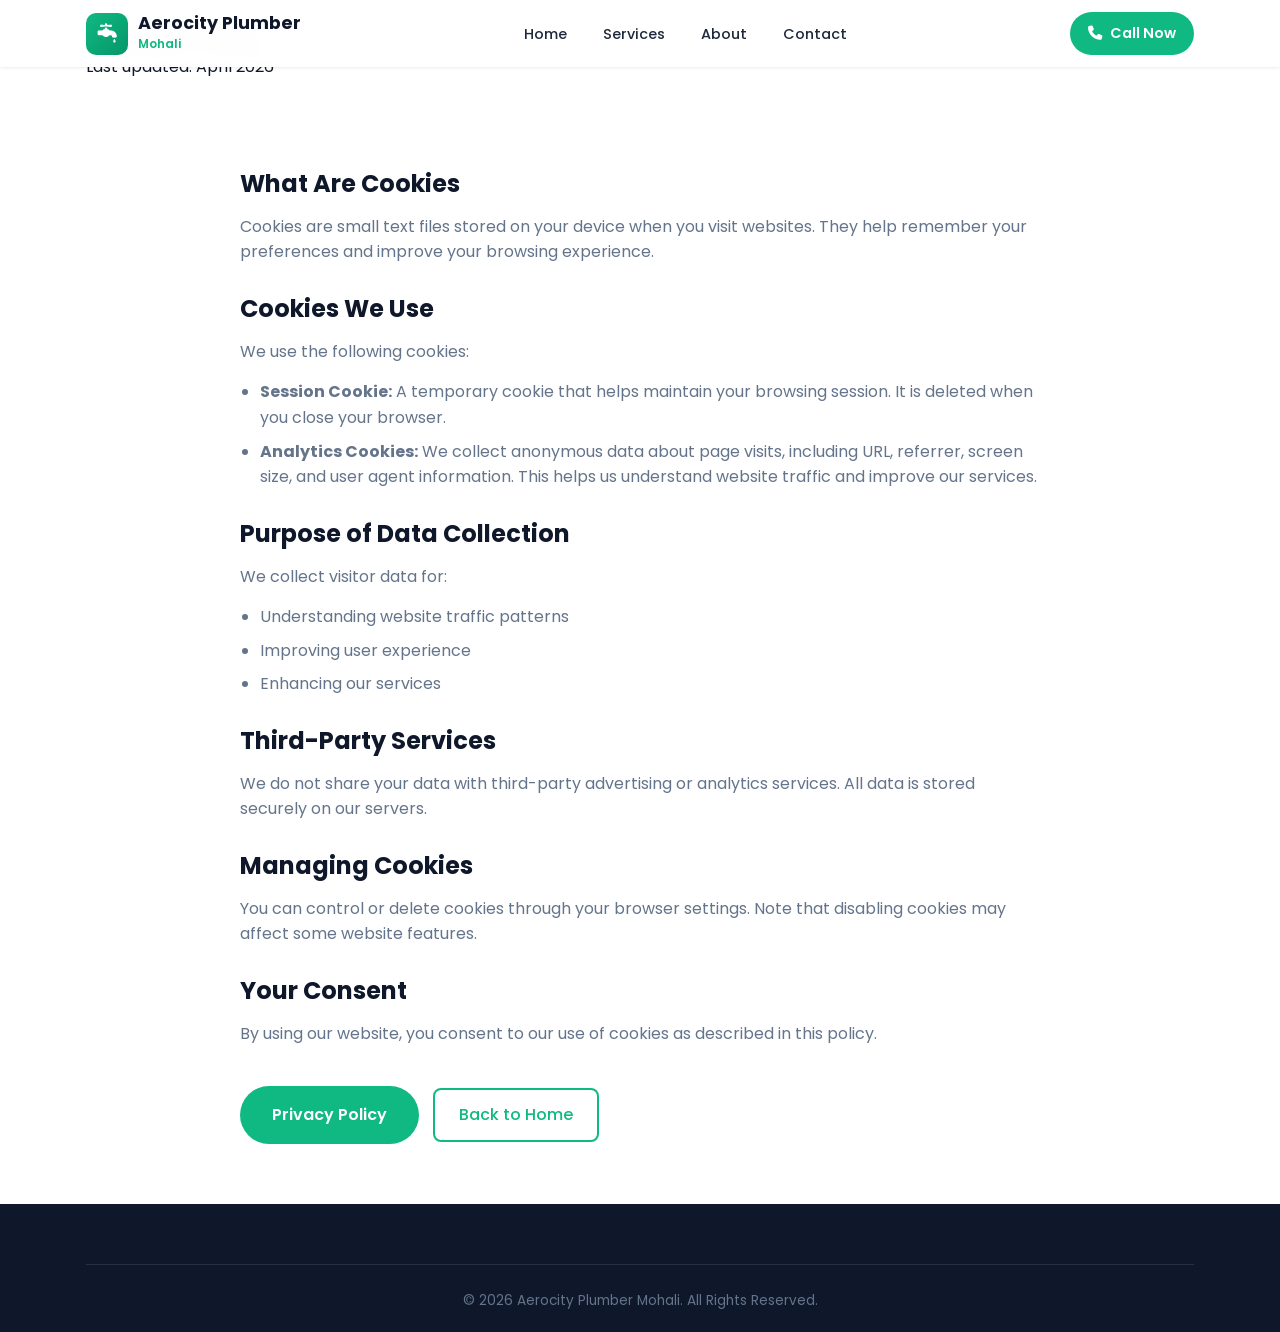
<file: cookies-policy.html>
<!DOCTYPE html>
<html lang="en">
<head>
    <meta charset="UTF-8">
    <meta name="viewport" content="width=device-width, initial-scale=1.0">
    <title>Cookies Policy - Aerocity Plumber Mohali</title>
    <meta name="description" content="Cookies Policy for Aerocity Plumber Mohali. Learn about how we use cookies.">
    <link rel="preconnect" href="https://fonts.googleapis.com">
    <link rel="preconnect" href="https://fonts.gstatic.com" crossorigin>
    <link href="https://fonts.googleapis.com/css2?family=Poppins:wght@300;400;500;600;700;800&display=swap" rel="stylesheet">
    <link rel="stylesheet" href="https://cdnjs.cloudflare.com/ajax/libs/font-awesome/6.4.0/css/all.min.css">
    <link rel="stylesheet" href="style.css">
</head>
<body>
    <header>
        <nav class="navbar">
            <div class="container nav-container">
                <div class="logo">
                    <div class="logo-icon">
                        <i class="fa-solid fa-faucet-drip"></i>
                    </div>
                    <div class="logo-text">
                        <span>Aerocity Plumber</span>
                        <small>Mohali</small>
                    </div>
                </div>
                <ul class="nav-links">
                    <li><a href="index.html">Home</a></li>
                    <li><a href="services.html">Services</a></li>
                    <li><a href="about.html">About</a></li>
                    <li><a href="contact.html">Contact</a></li>
                </ul>
                <div class="nav-cta">
                    <a href="tel:9120884044" class="call-btn-header">
                        <i class="fa-solid fa-phone"></i>
                        <span>Call Now</span>
                    </a>
                </div>
                <div class="hamburger">
                    <span></span>
                    <span></span>
                    <span></span>
                </div>
            </div>
        </nav>
    </header>

    <section class="page-header">
        <div class="container">
            <span>Legal</span>
            <h1>Cookies Policy</h1>
            <p>Last updated: April 2026</p>
        </div>
    </section>

    <section class="content-section">
        <div class="container">
            <div class="policy-content">
                <h2>What Are Cookies</h2>
                <p>Cookies are small text files stored on your device when you visit websites. They help remember your preferences and improve your browsing experience.</p>

                <h2>Cookies We Use</h2>
                <p>We use the following cookies:</p>
                <ul>
                    <li><strong>Session Cookie:</strong> A temporary cookie that helps maintain your browsing session. It is deleted when you close your browser.</li>
                    <li><strong>Analytics Cookies:</strong> We collect anonymous data about page visits, including URL, referrer, screen size, and user agent information. This helps us understand website traffic and improve our services.</li>
                </ul>

                <h2>Purpose of Data Collection</h2>
                <p>We collect visitor data for:</p>
                <ul>
                    <li>Understanding website traffic patterns</li>
                    <li>Improving user experience</li>
                    <li>Enhancing our services</li>
                </ul>

                <h2>Third-Party Services</h2>
                <p>We do not share your data with third-party advertising or analytics services. All data is stored securely on our servers.</p>

                <h2>Managing Cookies</h2>
                <p>You can control or delete cookies through your browser settings. Note that disabling cookies may affect some website features.</p>

                <h2>Your Consent</h2>
                <p>By using our website, you consent to our use of cookies as described in this policy.</p>

                <div style="margin-top: 40px;">
                    <a href="privacy-policy.html" class="btn-primary">Privacy Policy</a>
                    <a href="index.html" class="btn-outline" style="margin-left: 10px;">Back to Home</a>
                </div>
            </div>
        </div>
    </section>

    <footer>
        <div class="container">
            <div class="footer-bottom">
                <p>&copy; 2026 Aerocity Plumber Mohali. All Rights Reserved.</p>
            </div>
        </div>
    </footer>

    <script src="script.js"></script>
</body>
</html>
</file>
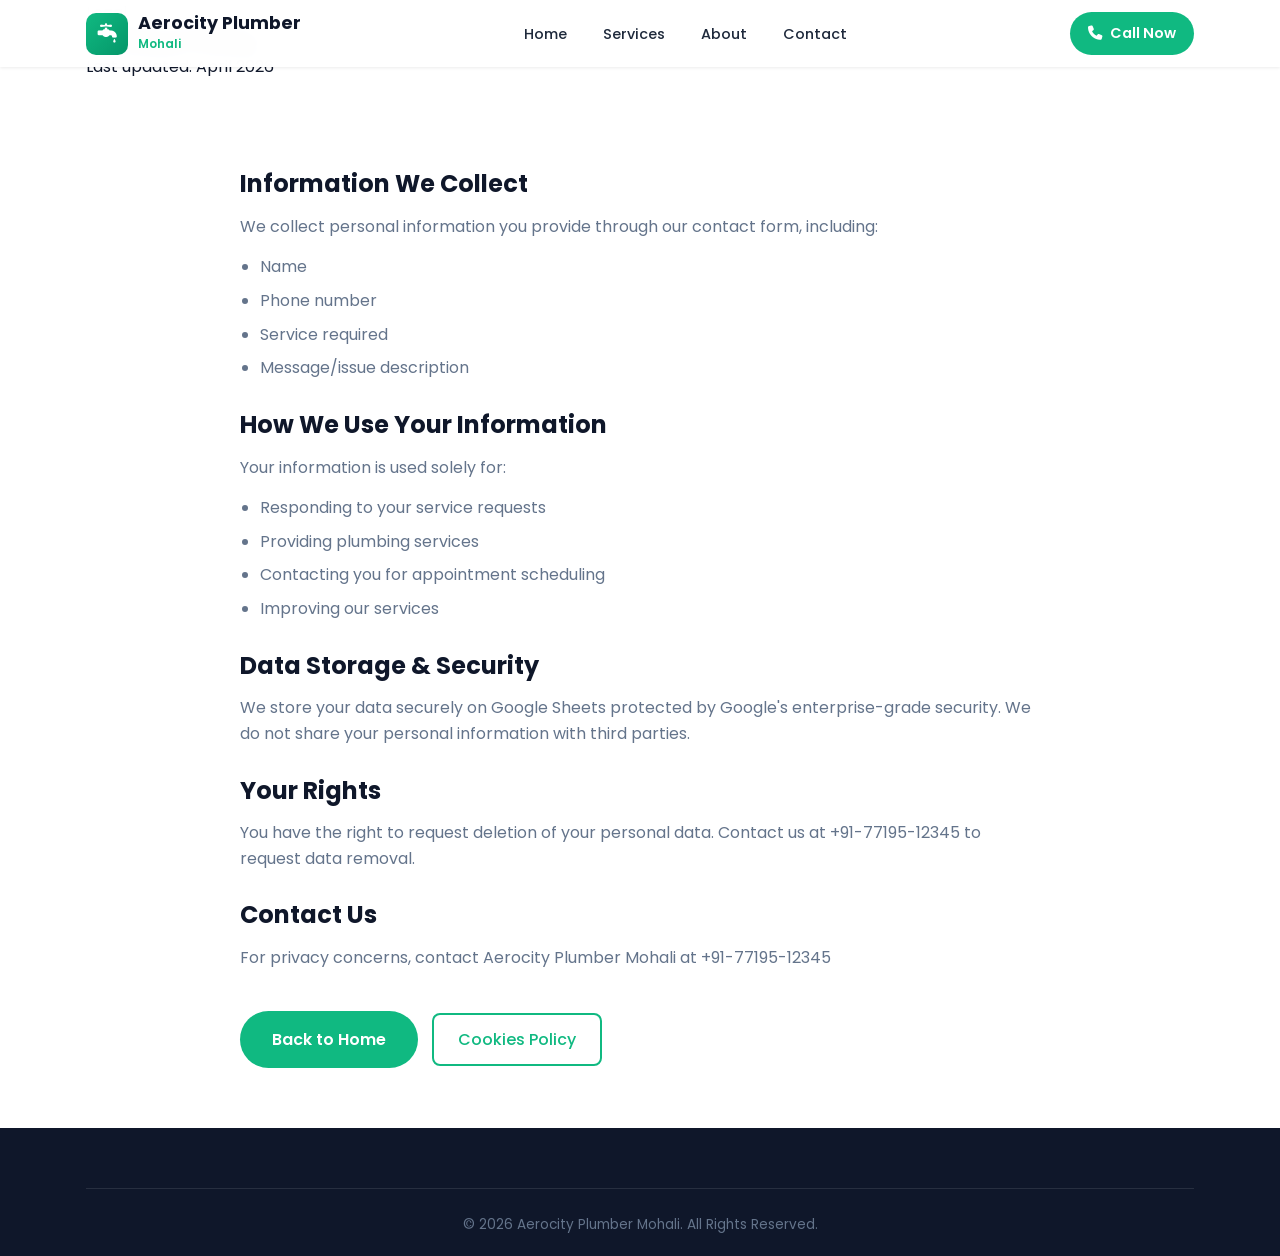
<file: privacy-policy.html>
<!DOCTYPE html>
<html lang="en">
<head>
    <meta charset="UTF-8">
    <meta name="viewport" content="width=device-width, initial-scale=1.0">
    <title>Privacy Policy - Aerocity Plumber Mohali</title>
    <meta name="description" content="Privacy Policy for Aerocity Plumber Mohali. Learn how we protect your personal information.">
    <link rel="preconnect" href="https://fonts.googleapis.com">
    <link rel="preconnect" href="https://fonts.gstatic.com" crossorigin>
    <link href="https://fonts.googleapis.com/css2?family=Poppins:wght@300;400;500;600;700;800&display=swap" rel="stylesheet">
    <link rel="stylesheet" href="https://cdnjs.cloudflare.com/ajax/libs/font-awesome/6.4.0/css/all.min.css">
    <link rel="stylesheet" href="style.css">
</head>
<body>
    <header>
        <nav class="navbar">
            <div class="container nav-container">
                <div class="logo">
                    <div class="logo-icon">
                        <i class="fa-solid fa-faucet-drip"></i>
                    </div>
                    <div class="logo-text">
                        <span>Aerocity Plumber</span>
                        <small>Mohali</small>
                    </div>
                </div>
                <ul class="nav-links">
                    <li><a href="index.html">Home</a></li>
                    <li><a href="services.html">Services</a></li>
                    <li><a href="about.html">About</a></li>
                    <li><a href="contact.html">Contact</a></li>
                </ul>
                <div class="nav-cta">
                    <a href="tel:9120884044" class="call-btn-header">
                        <i class="fa-solid fa-phone"></i>
                        <span>Call Now</span>
                    </a>
                </div>
                <div class="hamburger">
                    <span></span>
                    <span></span>
                    <span></span>
                </div>
            </div>
        </nav>
    </header>

    <section class="page-header">
        <div class="container">
            <span>Legal</span>
            <h1>Privacy Policy</h1>
            <p>Last updated: April 2026</p>
        </div>
    </section>

    <section class="content-section">
        <div class="container">
            <div class="policy-content">
                <h2>Information We Collect</h2>
                <p>We collect personal information you provide through our contact form, including:</p>
                <ul>
                    <li>Name</li>
                    <li>Phone number</li>
                    <li>Service required</li>
                    <li>Message/issue description</li>
                </ul>

                <h2>How We Use Your Information</h2>
                <p>Your information is used solely for:</p>
                <ul>
                    <li>Responding to your service requests</li>
                    <li>Providing plumbing services</li>
                    <li>Contacting you for appointment scheduling</li>
                    <li>Improving our services</li>
                </ul>

                <h2>Data Storage & Security</h2>
                <p>We store your data securely on Google Sheets protected by Google's enterprise-grade security. We do not share your personal information with third parties.</p>

                <h2>Your Rights</h2>
                <p>You have the right to request deletion of your personal data. Contact us at +91-77195-12345 to request data removal.</p>

                <h2>Contact Us</h2>
                <p>For privacy concerns, contact Aerocity Plumber Mohali at +91-77195-12345</p>
                
                <div style="margin-top: 40px;">
                    <a href="index.html" class="btn-primary">Back to Home</a>
                    <a href="cookies-policy.html" class="btn-outline" style="margin-left: 10px;">Cookies Policy</a>
                </div>
            </div>
        </div>
    </section>

    <footer>
        <div class="container">
            <div class="footer-bottom">
                <p>&copy; 2026 Aerocity Plumber Mohali. All Rights Reserved.</p>
            </div>
        </div>
    </footer>

    <script src="script.js"></script>
</body>
</html>
</file>
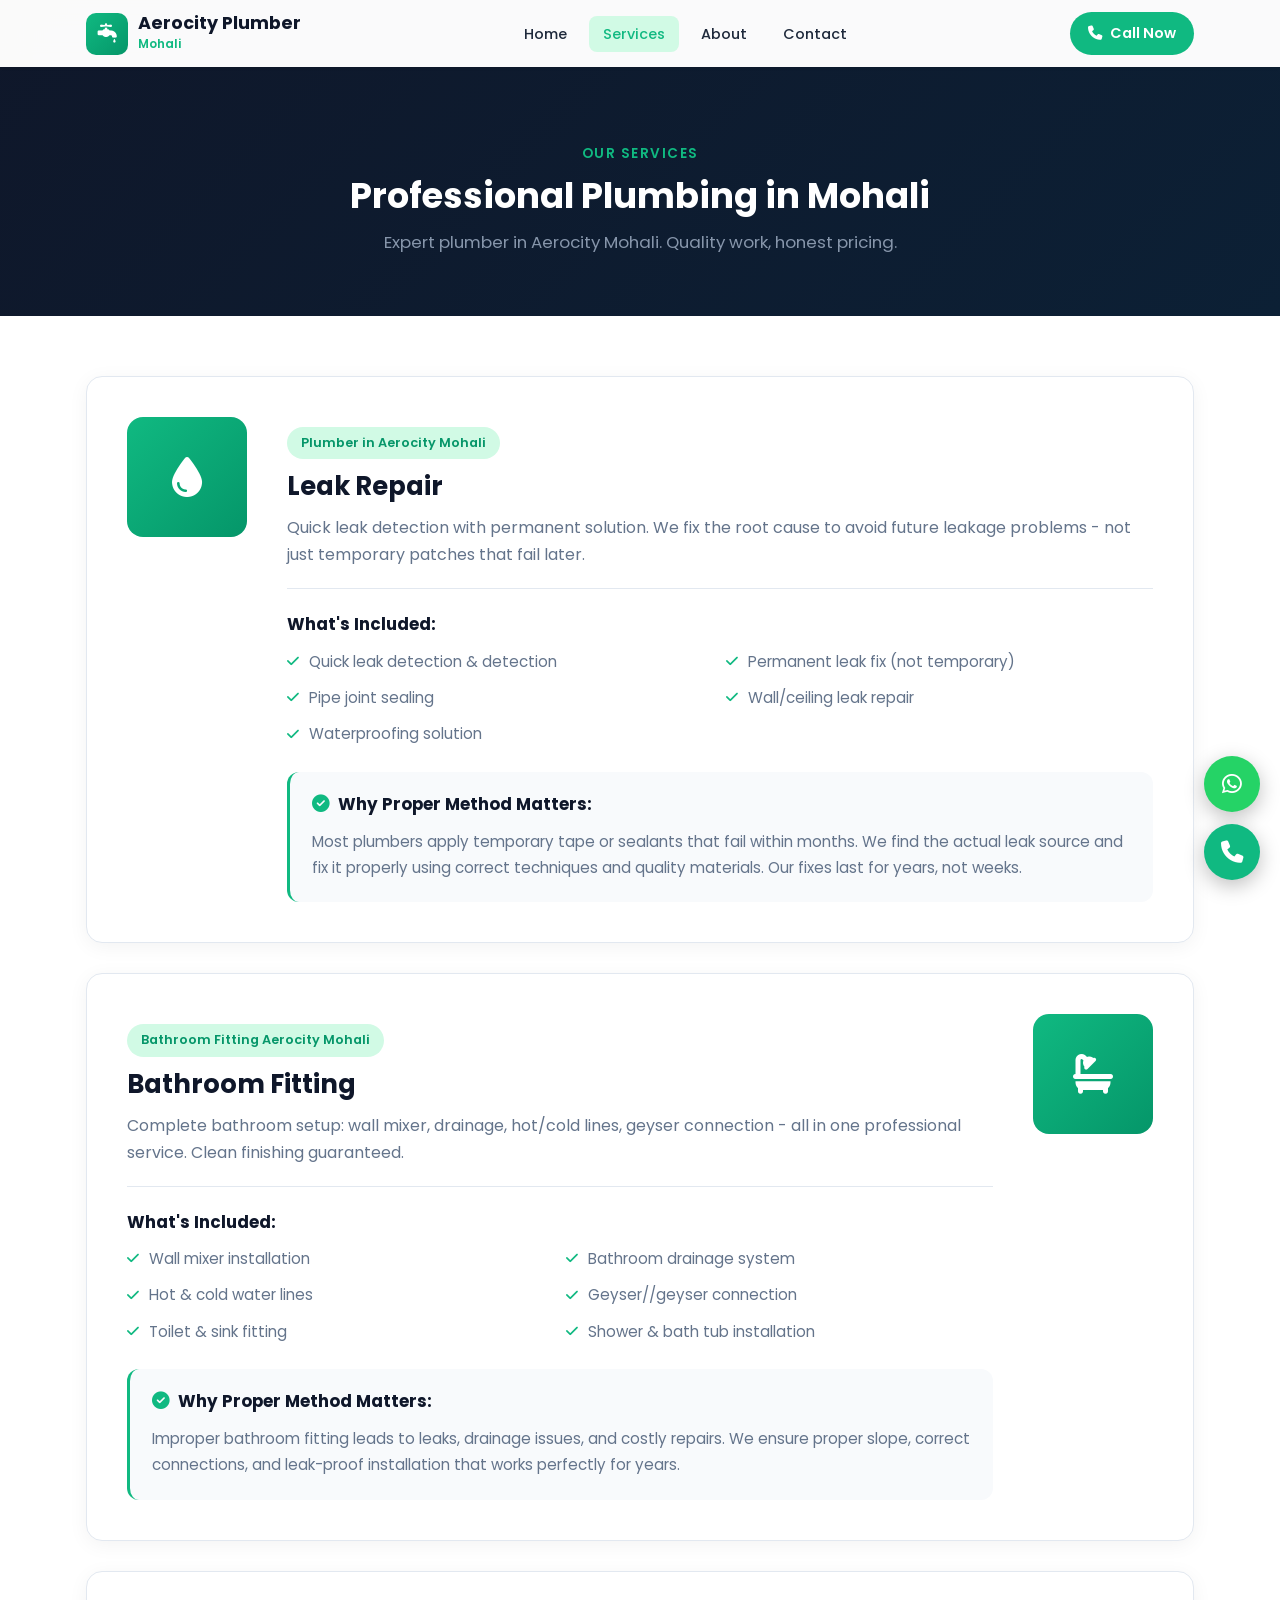
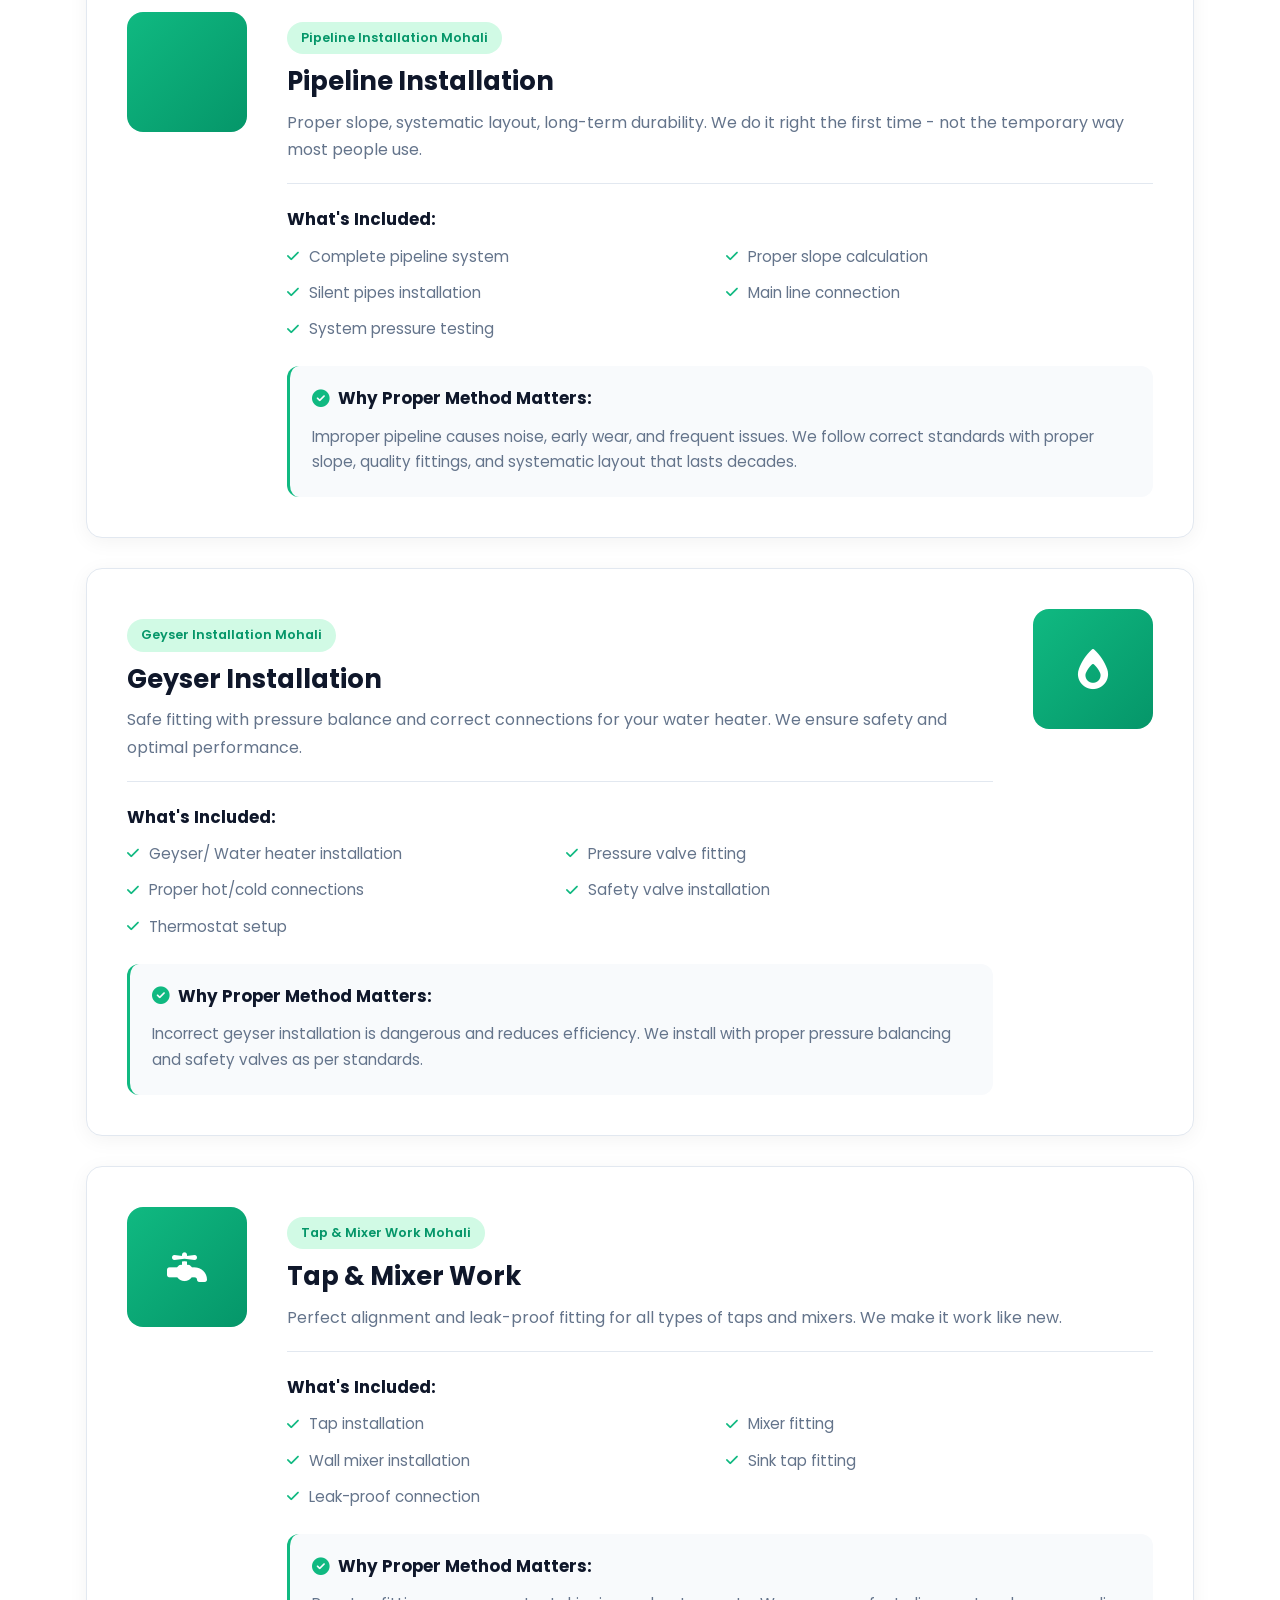
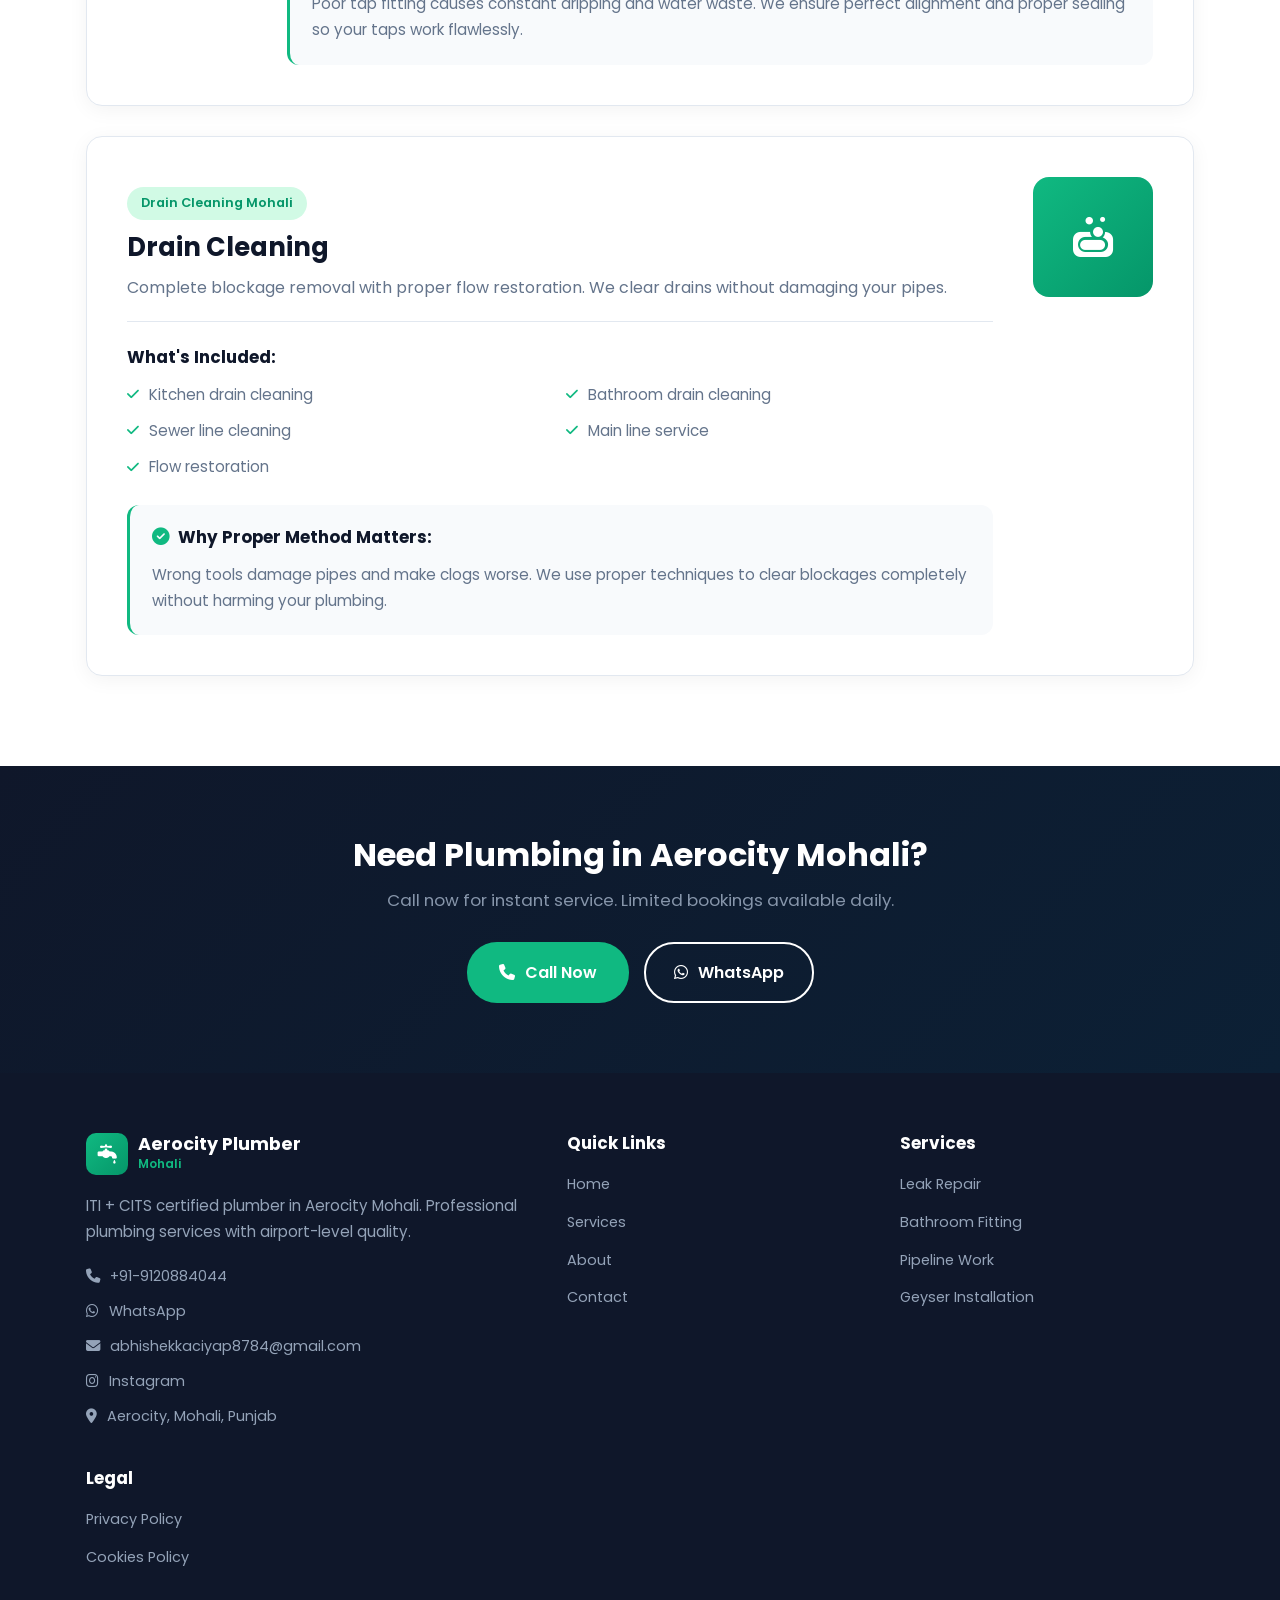
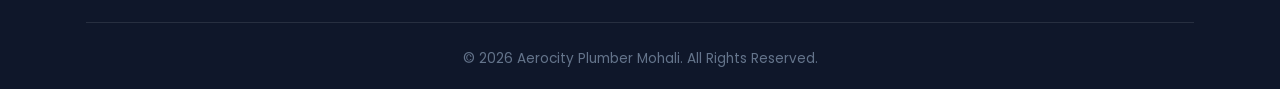
<file: services.html>
<!DOCTYPE html>
<html lang="en">
<head>
    <meta charset="UTF-8">
    <meta name="viewport" content="width=device-width, initial-scale=1.0">
    <title>Plumbing Services in Aerocity Mohali | Leak Repair, Bathroom Fitting</title>
    <meta name="description" content="Professional plumbing services in Aerocity Mohali. Leak repair, bathroom fitting, pipeline installation, geyser installation, tap & mixer work, drain cleaning. ITI + CITS certified.">
    <meta name="keywords" content="plumber in aerocity mohali, plumbing services mohali, leak repair mohali, bathroom fitting aerocity, pipeline installation mohali, geyser installation mohali">
    <link rel="preconnect" href="https://fonts.googleapis.com">
    <link rel="preconnect" href="https://fonts.gstatic.com" crossorigin>
    <link href="https://fonts.googleapis.com/css2?family=Poppins:wght@300;400;500;600;700;800&display=swap" rel="stylesheet">
    <link rel="stylesheet" href="https://cdnjs.cloudflare.com/ajax/libs/font-awesome/6.4.0/css/all.min.css">
    <link rel="stylesheet" href="style.css">
    <link rel="stylesheet" href="services.css">
</head>
<body>
    <!-- Header -->
    <header>
        <nav class="navbar">
            <div class="container nav-container">
                <div class="logo">
                    <div class="logo-icon">
                        <i class="fa-solid fa-faucet-drip"></i>
                    </div>
                    <div class="logo-text">
                        <span>Aerocity Plumber</span>
                        <small>Mohali</small>
                    </div>
                </div>
                <ul class="nav-links">
                    <li><a href="index.html">Home</a></li>
                    <li><a href="services.html" class="active">Services</a></li>
                    <li><a href="about.html">About</a></li>
                    <li><a href="contact.html">Contact</a></li>
                </ul>
                <div class="nav-cta">
                    <a href="tel:9120884044" class="call-btn-header">
                        <i class="fa-solid fa-phone"></i>
                        <span>Call Now</span>
                    </a>
                </div>
                <div class="hamburger">
                    <span></span>
                    <span></span>
                    <span></span>
                </div>
            </div>
        </nav>
    </header>

    <!-- Page Header -->
    <section class="page-header">
        <div class="container">
            <span>Our Services</span>
            <h1>Professional Plumbing in Mohali</h1>
            <p>Expert plumber in Aerocity Mohali. Quality work, honest pricing.</p>
        </div>
    </section>

    <!-- Services Detailed -->
    <section class="services-detail">
        <div class="container">
            <!-- Service 1: Leak Repair -->
            <div class="service-detail-card" id="leak-repair">
                <div class="service-detail-icon">
                    <i class="fa-solid fa-droplet"></i>
                </div>
                <div class="service-detail-content">
                    <span class="service-tag">Plumber in Aerocity Mohali</span>
                    <h2>Leak Repair</h2>
                    <p class="service-intro">Quick leak detection with permanent solution. We fix the root cause to avoid future leakage problems - not just temporary patches that fail later.</p>
                    
                    <div class="service-includes">
                        <h4>What's Included:</h4>
                        <ul>
                            <li><i class="fa-solid fa-check"></i> Quick leak detection & detection</li>
                            <li><i class="fa-solid fa-check"></i> Permanent leak fix (not temporary)</li>
                            <li><i class="fa-solid fa-check"></i> Pipe joint sealing</li>
                            <li><i class="fa-solid fa-check"></i> Wall/ceiling leak repair</li>
                            <li><i class="fa-solid fa-check"></i> Waterproofing solution</li>
                        </ul>
                    </div>
                    
                    <div class="service-why">
                        <h4><i class="fa-solid fa-circle-check"></i> Why Proper Method Matters:</h4>
                        <p>Most plumbers apply temporary tape or sealants that fail within months. We find the actual leak source and fix it properly using correct techniques and quality materials. Our fixes last for years, not weeks.</p>
                    </div>
                </div>
            </div>

            <!-- Service 2: Bathroom Fitting -->
            <div class="service-detail-card reverse" id="bathroom-fitting">
                <div class="service-detail-icon">
                    <i class="fa-solid fa-bath"></i>
                </div>
                <div class="service-detail-content">
                    <span class="service-tag">Bathroom Fitting Aerocity Mohali</span>
                    <h2>Bathroom Fitting</h2>
                    <p class="service-intro">Complete bathroom setup: wall mixer, drainage, hot/cold lines, geyser connection - all in one professional service. Clean finishing guaranteed.</p>
                    
                    <div class="service-includes">
                        <h4>What's Included:</h4>
                        <ul>
                            <li><i class="fa-solid fa-check"></i> Wall mixer installation</li>
                            <li><i class="fa-solid fa-check"></i> Bathroom drainage system</li>
                            <li><i class="fa-solid fa-check"></i> Hot & cold water lines</li>
                            <li><i class="fa-solid fa-check"></i> Geyser//geyser connection</li>
                            <li><i class="fa-solid fa-check"></i> Toilet & sink fitting</li>
                            <li><i class="fa-solid fa-check"></i> Shower & bath tub installation</li>
                        </ul>
                    </div>
                    
                    <div class="service-why">
                        <h4><i class="fa-solid fa-circle-check"></i> Why Proper Method Matters:</h4>
                        <p>Improper bathroom fitting leads to leaks, drainage issues, and costly repairs. We ensure proper slope, correct connections, and leak-proof installation that works perfectly for years.</p>
                    </div>
                </div>
            </div>

            <!-- Service 3: Pipeline Installation -->
            <div class="service-detail-card" id="pipeline">
                <div class="service-detail-icon">
                    <i class="fa-solid fa-pipe"></i>
                </div>
                <div class="service-detail-content">
                    <span class="service-tag">Pipeline Installation Mohali</span>
                    <h2>Pipeline Installation</h2>
                    <p class="service-intro">Proper slope, systematic layout, long-term durability. We do it right the first time - not the temporary way most people use.</p>
                    
                    <div class="service-includes">
                        <h4>What's Included:</h4>
                        <ul>
                            <li><i class="fa-solid fa-check"></i> Complete pipeline system</li>
                            <li><i class="fa-solid fa-check"></i> Proper slope calculation</li>
                            <li><i class="fa-solid fa-check"></i> Silent pipes installation</li>
                            <li><i class="fa-solid fa-check"></i> Main line connection</li>
                            <li><i class="fa-solid fa-check"></i> System pressure testing</li>
                        </ul>
                    </div>
                    
                    <div class="service-why">
                        <h4><i class="fa-solid fa-circle-check"></i> Why Proper Method Matters:</h4>
                        <p>Improper pipeline causes noise, early wear, and frequent issues. We follow correct standards with proper slope, quality fittings, and systematic layout that lasts decades.</p>
                    </div>
                </div>
            </div>

            <!-- Service 4: Geyser Installation -->
            <div class="service-detail-card reverse" id="geyser">
                <div class="service-detail-icon">
                    <i class="fa-solid fa-fire-flame-simple"></i>
                </div>
                <div class="service-detail-content">
                    <span class="service-tag">Geyser Installation Mohali</span>
                    <h2>Geyser Installation</h2>
                    <p class="service-intro">Safe fitting with pressure balance and correct connections for your water heater. We ensure safety and optimal performance.</p>
                    
                    <div class="service-includes">
                        <h4>What's Included:</h4>
                        <ul>
                            <li><i class="fa-solid fa-check"></i> Geyser/ Water heater installation</li>
                            <li><i class="fa-solid fa-check"></i> Pressure valve fitting</li>
                            <li><i class="fa-solid fa-check"></i> Proper hot/cold connections</li>
                            <li><i class="fa-solid fa-check"></i> Safety valve installation</li>
                            <li><i class="fa-solid fa-check"></i> Thermostat setup</li>
                        </ul>
                    </div>
                    
                    <div class="service-why">
                        <h4><i class="fa-solid fa-circle-check"></i> Why Proper Method Matters:</h4>
                        <p>Incorrect geyser installation is dangerous and reduces efficiency. We install with proper pressure balancing and safety valves as per standards.</p>
                    </div>
                </div>
            </div>

            <!-- Service 5: Tap & Mixer Work -->
            <div class="service-detail-card" id="tap-mixer">
                <div class="service-detail-icon">
                    <i class="fa-solid fa-faucet"></i>
                </div>
                <div class="service-detail-content">
                    <span class="service-tag">Tap & Mixer Work Mohali</span>
                    <h2>Tap & Mixer Work</h2>
                    <p class="service-intro">Perfect alignment and leak-proof fitting for all types of taps and mixers. We make it work like new.</p>
                    
                    <div class="service-includes">
                        <h4>What's Included:</h4>
                        <ul>
                            <li><i class="fa-solid fa-check"></i> Tap installation</li>
                            <li><i class="fa-solid fa-check"></i> Mixer fitting</li>
                            <li><i class="fa-solid fa-check"></i> Wall mixer installation</li>
                            <li><i class="fa-solid fa-check"></i> Sink tap fitting</li>
                            <li><i class="fa-solid fa-check"></i> Leak-proof connection</li>
                        </ul>
                    </div>
                    
                    <div class="service-why">
                        <h4><i class="fa-solid fa-circle-check"></i> Why Proper Method Matters:</h4>
                        <p>Poor tap fitting causes constant dripping and water waste. We ensure perfect alignment and proper sealing so your taps work flawlessly.</p>
                    </div>
                </div>
            </div>

            <!-- Service 6: Drain Cleaning -->
            <div class="service-detail-card reverse" id="drain-cleaning">
                <div class="service-detail-icon">
                    <i class="fa-solid fa-soap"></i>
                </div>
                <div class="service-detail-content">
                    <span class="service-tag">Drain Cleaning Mohali</span>
                    <h2>Drain Cleaning</h2>
                    <p class="service-intro">Complete blockage removal with proper flow restoration. We clear drains without damaging your pipes.</p>
                    
                    <div class="service-includes">
                        <h4>What's Included:</h4>
                        <ul>
                            <li><i class="fa-solid fa-check"></i> Kitchen drain cleaning</li>
                            <li><i class="fa-solid fa-check"></i> Bathroom drain cleaning</li>
                            <li><i class="fa-solid fa-check"></i> Sewer line cleaning</li>
                            <li><i class="fa-solid fa-check"></i> Main line service</li>
                            <li><i class="fa-solid fa-check"></i> Flow restoration</li>
                        </ul>
                    </div>
                    
                    <div class="service-why">
                        <h4><i class="fa-solid fa-circle-check"></i> Why Proper Method Matters:</h4>
                        <p>Wrong tools damage pipes and make clogs worse. We use proper techniques to clear blockages completely without harming your plumbing.</p>
                    </div>
                </div>
            </div>
        </div>
    </section>

    <!-- CTA -->
    <section class="cta-section">
        <div class="container">
            <h2>Need Plumbing in Aerocity Mohali?</h2>
            <p>Call now for instant service. Limited bookings available daily.</p>
            <div class="cta-buttons">
                <a href="tel:9120884044" class="btn-primary">
                    <i class="fa-solid fa-phone"></i>
                    Call Now
                </a>
                <a href="https://wa.me/917719512345" class="btn-whatsapp-outline">
                    <i class="fa-brands fa-whatsapp"></i>
                    WhatsApp
                </a>
            </div>
        </div>
    </section>

    <!-- Floating Buttons -->
    <div class="floating-buttons">
        <a href="https://wa.me/917719512345" class="float-btn whatsapp" title="WhatsApp">
            <i class="fa-brands fa-whatsapp"></i>
        </a>
        <a href="tel:9120884044" class="float-btn call" title="Call Now">
            <i class="fa-solid fa-phone"></i>
        </a>
    </div>

    <!-- Footer -->
    <footer>
        <div class="container">
            <div class="footer-grid">
                <div class="footer-about">
                    <div class="logo">
                        <div class="logo-icon">
                            <i class="fa-solid fa-faucet-drip"></i>
                        </div>
                        <div class="logo-text">
                            <span>Aerocity Plumber</span>
                            <small>Mohali</small>
                        </div>
                    </div>
                    <p>ITI + CITS certified plumber in Aerocity Mohali. Professional plumbing services with airport-level quality.</p>
                    <div class="footer-contact">
                        <a href="tel:+919120884044"><i class="fa-solid fa-phone"></i> +91-9120884044</a>
                        <a href="https://wa.me/917719512345"><i class="fa-brands fa-whatsapp"></i> WhatsApp</a>
                        <a href="mailto:abhishekkaciyap8784@gmail.com"><i class="fa-solid fa-envelope"></i> abhishekkaciyap8784@gmail.com</a>
                        <a href="https://www.instagram.com/mr.robin252/?hl=en" target="_blank"><i class="fa-brands fa-instagram"></i> Instagram</a>
                        <span><i class="fa-solid fa-location-dot"></i> Aerocity, Mohali, Punjab</span>
                    </div>
                </div>
                <div class="footer-links">
                    <h4>Quick Links</h4>
                    <ul>
                        <li><a href="index.html">Home</a></li>
                        <li><a href="services.html">Services</a></li>
                        <li><a href="about.html">About</a></li>
                        <li><a href="contact.html">Contact</a></li>
                    </ul>
                </div>
                <div class="footer-links">
                    <h4>Services</h4>
                    <ul>
                        <li><a href="#leak-repair">Leak Repair</a></li>
                        <li><a href="#bathroom-fitting">Bathroom Fitting</a></li>
                        <li><a href="#pipeline">Pipeline Work</a></li>
                        <li><a href="#geyser">Geyser Installation</a></li>
                    </ul>
                </div>
                <div class="footer-links">
                    <h4>Legal</h4>
                    <ul>
                        <li><a href="privacy-policy.html">Privacy Policy</a></li>
                        <li><a href="cookies-policy.html">Cookies Policy</a></li>
                    </ul>
                </div>
            </div>
            <div class="footer-bottom">
                <p>&copy; 2026 Aerocity Plumber Mohali. All Rights Reserved.</p>
            </div>
        </div>
    </footer>

    <script src="script.js"></script>
</body>
</html>
</file>
<file: style.css>
* {
    margin: 0;
    padding: 0;
    box-sizing: border-box;
}

:root {
    --primary: #10b981;
    --primary-dark: #059669;
    --primary-light: #d1fae5;
    --dark: #0f172a;
    --dark-secondary: #1e293b;
    --gray: #64748b;
    --gray-light: #94a3b8;
    --light: #f8fafc;
    --white: #ffffff;
    --accent: #f59e0b;
    --danger: #ef4444;
    --whatsapp: #25D366;
}

body {
    font-family: 'Poppins', -apple-system, BlinkMacSystemFont, 'Segoe UI', sans-serif;
    line-height: 1.6;
    color: var(--dark);
    background: var(--white);
    overflow-x: hidden;
    -webkit-font-smoothing: antialiased;
}

.container {
    max-width: 1140px;
    margin: 0 auto;
    padding: 0 16px;
}

a {
    text-decoration: none;
    color: inherit;
}

ul {
    list-style: none;
}

img {
    max-width: 100%;
    height: auto;
}

h1, h2, h3, h4 {
    font-weight: 700;
    line-height: 1.2;
}

/* ========== HEADER ========== */
header {
    position: fixed;
    top: 0;
    left: 0;
    right: 0;
    background: rgba(255, 255, 255, 0.98);
    backdrop-filter: blur(12px);
    box-shadow: 0 1px 3px rgba(0,0,0,0.08);
    z-index: 1000;
}

.navbar {
    padding: 12px 0;
}

.nav-container {
    display: flex;
    align-items: center;
    justify-content: space-between;
}

.logo {
    display: flex;
    align-items: center;
    gap: 10px;
}

.logo-icon {
    width: 42px;
    height: 42px;
    background: linear-gradient(135deg, var(--primary), var(--primary-dark));
    border-radius: 10px;
    display: flex;
    align-items: center;
    justify-content: center;
    color: var(--white);
    font-size: 1.2rem;
}

.logo-text {
    display: flex;
    flex-direction: column;
}

.logo-text span {
    font-size: 1.1rem;
    font-weight: 700;
    color: var(--dark);
    line-height: 1.1;
}

.logo-text small {
    font-size: 0.75rem;
    color: var(--primary);
    font-weight: 600;
}

.nav-links {
    display: flex;
    align-items: center;
    gap: 8px;
}

.nav-links a {
    padding: 8px 14px;
    font-size: 0.9rem;
    font-weight: 500;
    color: var(--dark-secondary);
    border-radius: 8px;
    transition: all 0.2s;
}

.nav-links a:hover,
.nav-links a.active {
    color: var(--primary);
    background: var(--primary-light);
}

.nav-cta {
    display: block;
}

.call-btn-header {
    display: flex;
    align-items: center;
    gap: 8px;
    padding: 10px 18px;
    background: var(--primary);
    color: var(--white) !important;
    border-radius: 25px;
    font-weight: 600;
    font-size: 0.9rem;
    transition: all 0.2s;
}

.call-btn-header:hover {
    background: var(--primary-dark);
    transform: translateY(-2px);
}

.call-btn-header span {
    display: block;
}

.hamburger {
    display: none;
    flex-direction: column;
    gap: 5px;
    padding: 8px;
    cursor: pointer;
}

.hamburger span {
    width: 24px;
    height: 2px;
    background: var(--dark);
    border-radius: 2px;
    transition: 0.3s;
}

/* ========== HERO SECTION ========== */
.hero {
    position: relative;
    min-height: 100vh;
    display: flex;
    align-items: center;
    padding: 120px 0 80px;
    overflow: hidden;
}

.hero-bg {
    position: absolute;
    inset: 0;
    background: linear-gradient(135deg, var(--dark) 0%, #0c2035 100%);
    z-index: -1;
}

.hero-bg::before {
    content: '';
    position: absolute;
    inset: 0;
    background: url("data:image/svg+xml,%3Csvg width='60' height='60' viewBox='0 0 60 60' xmlns='http://www.w3.org/2000/svg'%3E%3Cg fill='none' fill-rule='evenodd'%3E%3Cg fill='%23ffffff' fill-opacity='0.03'%3E%3Cpath d='M36 34v-4h-2v4h-4v2h4v4h2v-4h4v-2h-4zm0-30V0h-2v4h-4v2h4v4h2V6h4V4h-4zM6 34v-4H4v4H0v2h4v4h2v-4h4v-2H6zM6 4V0H4v4H0v2h4v4h2V6h4V4H6z'/%3E%3C/g%3E%3C/g%3E%3C/svg%3E");
}

.hero-content {
    max-width: 700px;
    color: var(--white);
}

.hero-badge {
    display: inline-flex;
    align-items: center;
    gap: 8px;
    background: rgba(16, 185, 129, 0.2);
    border: 1px solid var(--primary);
    padding: 8px 16px;
    border-radius: 25px;
    font-size: 0.85rem;
    font-weight: 600;
    color: var(--primary);
    margin-bottom: 20px;
}

.hero-badge i {
    font-size: 0.9rem;
}

.hero-content h1 {
    font-size: 2.8rem;
    margin-bottom: 12px;
    line-height: 1.15;
}

.hero-content h1 span {
    color: var(--primary);
}

.hero-sub {
    font-size: 1.15rem;
    color: var(--gray-light);
    margin-bottom: 28px;
    opacity: 0.9;
}

.trust-badges {
    display: flex;
    flex-wrap: wrap;
    gap: 12px;
    margin-bottom: 32px;
}

.trust-badge {
    display: flex;
    align-items: center;
    gap: 8px;
    background: rgba(255,255,255,0.1);
    padding: 10px 16px;
    border-radius: 10px;
    font-size: 0.85rem;
    font-weight: 500;
}

.trust-badge i {
    color: var(--primary);
    font-size: 1rem;
}

.hero-ctas {
    display: flex;
    flex-wrap: wrap;
    gap: 12px;
    margin-bottom: 24px;
}

.btn-primary, .btn-whatsapp, .btn-whatsapp-outline {
    display: inline-flex;
    align-items: center;
    justify-content: center;
    gap: 10px;
    padding: 16px 28px;
    border-radius: 30px;
    font-weight: 600;
    font-size: 1rem;
    transition: all 0.3s;
    border: none;
    cursor: pointer;
}

.btn-primary {
    background: var(--primary);
    color: var(--white);
}

.btn-primary:hover {
    background: var(--primary-dark);
    transform: translateY(-2px);
    box-shadow: 0 8px 20px rgba(16, 185, 129, 0.4);
}

.btn-whatsapp {
    background: var(--whatsapp);
    color: var(--white);
}

.btn-whatsapp:hover {
    background: #1da851;
    transform: translateY(-2px);
}

.btn-whatsapp-outline {
    background: transparent;
    border: 2px solid var(--white);
    color: var(--white);
}

.btn-whatsapp-outline:hover {
    background: var(--white);
    color: var(--dark);
}

.urgency-bar {
    display: flex;
    align-items: center;
    gap: 10px;
    font-size: 0.95rem;
    font-weight: 500;
    color: var(--accent);
}

.urgency-bar i {
    font-size: 1rem;
}

/* ========== LOCAL INTRO ========== */
.local-intro {
    padding: 50px 0;
    background: var(--light);
}

.local-intro-box {
    display: flex;
    gap: 20px;
    background: var(--white);
    padding: 30px;
    border-radius: 16px;
    border-left: 4px solid var(--primary);
    box-shadow: 0 4px 20px rgba(0,0,0,0.06);
}

.local-icon {
    width: 60px;
    height: 60px;
    min-width: 60px;
    background: var(--primary-light);
    border-radius: 12px;
    display: flex;
    align-items: center;
    justify-content: center;
}

.local-icon i {
    font-size: 1.5rem;
    color: var(--primary);
}

.local-text h3 {
    font-size: 1.2rem;
    margin-bottom: 10px;
    color: var(--dark);
}

.local-text p {
    color: var(--gray);
    line-height: 1.7;
}

/* ========== SECTION HEADER ========== */
.section-header {
    text-align: center;
    margin-bottom: 45px;
}

.section-header span {
    display: inline-block;
    font-size: 0.85rem;
    font-weight: 600;
    color: var(--primary);
    text-transform: uppercase;
    letter-spacing: 1.5px;
    margin-bottom: 8px;
}

.section-header h2 {
    font-size: 2rem;
    color: var(--dark);
}

/* ========== WHY CHOOSE US ========== */
.why-choose {
    padding: 80px 0 60px;
}

.why-grid {
    display: grid;
    grid-template-columns: repeat(auto-fit, minmax(180px, 1fr));
    gap: 20px;
}

.why-card {
    background: var(--white);
    padding: 28px 22px;
    border-radius: 14px;
    text-align: center;
    border: 1px solid #e2e8f0;
    transition: all 0.3s;
}

.why-card:hover {
    border-color: var(--primary);
    transform: translateY(-4px);
    box-shadow: 0 10px 30px rgba(16, 185, 129, 0.15);
}

.why-icon {
    width: 58px;
    height: 58px;
    background: var(--primary-light);
    border-radius: 50%;
    display: flex;
    align-items: center;
    justify-content: center;
    margin: 0 auto 16px;
}

.why-icon i {
    font-size: 1.4rem;
    color: var(--primary);
}

.why-card h4 {
    font-size: 1rem;
    margin-bottom: 6px;
    color: var(--dark);
}

.why-card p {
    font-size: 0.85rem;
    color: var(--gray);
}

/* ========== SERVICES PREVIEW ========== */
.services-preview {
    padding: 70px 0;
    background: var(--light);
}

.services-grid {
    display: grid;
    grid-template-columns: repeat(auto-fit, minmax(300px, 1fr));
    gap: 20px;
}

.service-card {
    display: block;
    background: var(--white);
    padding: 28px;
    border-radius: 14px;
    border: 1px solid #e2e8f0;
    transition: all 0.3s;
}

.service-card:hover {
    border-color: var(--primary);
    transform: translateY(-4px);
    box-shadow: 0 10px 30px rgba(16, 185, 129, 0.15);
}

.service-icon {
    width: 58px;
    height: 58px;
    background: linear-gradient(135deg, var(--primary), var(--primary-dark));
    border-radius: 12px;
    display: flex;
    align-items: center;
    justify-content: center;
    margin-bottom: 18px;
}

.service-icon i {
    font-size: 1.4rem;
    color: var(--white);
}

.service-card h3 {
    font-size: 1.15rem;
    margin-bottom: 10px;
    color: var(--dark);
}

.service-card p {
    font-size: 0.9rem;
    color: var(--gray);
    line-height: 1.6;
    margin-bottom: 14px;
}

.service-link {
    display: inline-flex;
    align-items: center;
    gap: 6px;
    font-size: 0.9rem;
    font-weight: 600;
    color: var(--primary);
}

.service-link i {
    transition: transform 0.2s;
}

.service-card:hover .service-link i {
    transform: translateX(4px);
}

/* ========== SERVICE AREAS ========== */
.service-areas {
    padding: 70px 0;
}

.areas-wrapper {
    display: flex;
    flex-wrap: wrap;
    gap: 30px;
    justify-content: center;
    align-items: center;
}

.primary-area {
    display: flex;
    flex-direction: column;
    align-items: center;
    text-align: center;
    background: linear-gradient(135deg, var(--primary), var(--primary-dark));
    padding: 35px 45px;
    border-radius: 16px;
    color: var(--white);
}

.primary-area i {
    font-size: 2rem;
    margin-bottom: 12px;
}

.primary-area h3 {
    font-size: 1.4rem;
    margin-bottom: 4px;
}

.primary-area p {
    opacity: 0.85;
    font-size: 0.9rem;
}

.other-areas {
    flex: 1;
}

.other-areas h4 {
    font-size: 1.1rem;
    margin-bottom: 15px;
    color: var(--dark);
}

.areas-tags {
    display: flex;
    flex-wrap: wrap;
    gap: 10px;
}

.areas-tags span {
    padding: 10px 18px;
    background: var(--light);
    border-radius: 25px;
    font-size: 0.9rem;
    font-weight: 500;
    color: var(--dark-secondary);
    transition: all 0.2s;
}

.areas-tags span:hover {
    background: var(--primary-light);
    color: var(--primary-dark);
}

/* ========== CTA SECTION ========== */
.cta-section {
    padding: 70px 0;
    background: linear-gradient(135deg, var(--dark) 0%, #0c2035 100%);
    text-align: center;
    color: var(--white);
}

.cta-section h2 {
    font-size: 2rem;
    margin-bottom: 12px;
}

.cta-section p {
    font-size: 1.05rem;
    color: var(--gray-light);
    margin-bottom: 28px;
    opacity: 0.9;
}

.cta-buttons {
    display: flex;
    flex-wrap: wrap;
    justify-content: center;
    gap: 15px;
}

.btn-primary {
    padding: 16px 32px;
}

/* ========== FLOATING BUTTONS ========== */
.floating-buttons {
    position: fixed;
    bottom: 20px;
    right: 20px;
    display: flex;
    flex-direction: column;
    gap: 12px;
    z-index: 999;
}

.float-btn {
    width: 56px;
    height: 56px;
    border-radius: 50%;
    display: flex;
    align-items: center;
    justify-content: center;
    font-size: 1.4rem;
    box-shadow: 0 6px 20px rgba(0,0,0,0.25);
    transition: all 0.3s;
    animation: pulse 2s infinite;
}

.float-btn.whatsapp {
    background: var(--whatsapp);
    color: var(--white);
}

.float-btn.call {
    background: var(--primary);
    color: var(--white);
    animation-delay: 0.3s;
}

.float-btn:hover {
    transform: scale(1.1);
}

@keyframes pulse {
    0%, 100% { box-shadow: 0 6px 20px rgba(0,0,0,0.25); }
    50% { box-shadow: 0 6px 25px rgba(0,0,0,0.35); }
}

/* ========== FOOTER ========== */
footer {
    background: var(--dark);
    color: var(--white);
    padding: 60px 0 20px;
}

.footer-grid {
    display: grid;
    grid-template-columns: 1.5fr 1fr 1fr;
    gap: 40px;
    margin-bottom: 40px;
}

.footer-about .logo {
    margin-bottom: 18px;
}

.footer-about .logo-icon {
    background: linear-gradient(135deg, var(--primary), var(--primary-dark));
}

.footer-about .logo-text span {
    color: var(--white);
}

.footer-about .logo-text small {
    color: var(--primary);
}

.footer-about p {
    color: var(--gray-light);
    font-size: 0.95rem;
    line-height: 1.7;
    margin-bottom: 20px;
}

.footer-contact {
    display: flex;
    flex-direction: column;
    gap: 12px;
}

.footer-contact a,
.footer-contact span {
    display: flex;
    align-items: center;
    gap: 10px;
    color: var(--gray-light);
    font-size: 0.9rem;
    transition: color 0.2s;
}

.footer-contact a:hover {
    color: var(--primary);
}

.footer-links h4 {
    font-size: 1.05rem;
    margin-bottom: 18px;
    color: var(--white);
}

.footer-links ul li {
    margin-bottom: 12px;
}

.footer-links ul li a {
    color: var(--gray-light);
    font-size: 0.9rem;
    transition: all 0.2s;
}

.footer-links ul li a:hover {
    color: var(--primary);
    padding-left: 5px;
}

.footer-bottom {
    text-align: center;
    padding-top: 25px;
    border-top: 1px solid rgba(255,255,255,0.1);
}

.footer-bottom p {
    color: var(--gray);
    font-size: 0.85rem;
}

/* ========== RESPONSIVE ========== */
@media (max-width: 992px) {
    .nav-links, .nav-cta {
        display: none;
    }
    
    .hamburger {
        display: flex;
    }
    
    .nav-links.active, .nav-cta.active {
        display: flex;
        flex-direction: column;
        position: absolute;
        top: 100%;
        left: 0;
        right: 0;
        background: var(--white);
        padding: 15px;
        box-shadow: 0 4px 12px rgba(0,0,0,0.1);
    }
    
    .nav-cta.active {
        display: block;
    }
    
    .call-btn-header {
        width: 100%;
        justify-content: center;
        margin-top: 10px;
    }
    
    .hero-content h1 {
        font-size: 2.2rem;
    }
    
    .trust-badges {
        gap: 10px;
    }
    
    .trust-badge {
        padding: 8px 12px;
        font-size: 0.8rem;
    }
    
    .footer-grid {
        grid-template-columns: 1fr 1fr;
    }
}

@media (max-width: 768px) {
    .hero {
        padding: 110px 0 60px;
    }
    
    .hero-content h1 {
        font-size: 1.85rem;
    }
    
    .hero-sub {
        font-size: 1rem;
    }
    
    .trust-badges {
        flex-direction: column;
        align-items: flex-start;
    }
    
    .hero-ctas {
        flex-direction: column;
    }
    
    .btn-primary, .btn-whatsapp {
        width: 100%;
        justify-content: center;
    }
    
    .local-intro-box {
        flex-direction: column;
        text-align: center;
    }
    
    .local-icon {
        margin: 0 auto;
    }
    
    .section-header h2 {
        font-size: 1.6rem;
    }
    
    .why-grid, .services-grid {
        grid-template-columns: 1fr 1fr;
    }
    
    .primary-area {
        width: 100%;
    }
    
    .other-areas {
        width: 100%;
        text-align: center;
    }
    
    .cta-section h2 {
        font-size: 1.6rem;
    }
    
    .cta-buttons {
        flex-direction: column;
    }
    
    .footer-grid {
        grid-template-columns: 1fr;
        text-align: center;
    }
    
    .footer-about .logo {
        justify-content: center;
    }
    
    .footer-contact {
        align-items: center;
    }
}

@media (max-width: 480px) {
    .hero-content h1 {
        font-size: 1.6rem;
    }
    
    .hero-badge {
        font-size: 0.75rem;
        padding: 6px 12px;
    }
    
    .why-grid, .services-grid {
        grid-template-columns: 1fr;
    }
    
    .areas-tags {
        justify-content: center;
    }
    
    .floating-buttons {
        bottom: 15px;
        right: 15px;
    }
    
    .float-btn {
        width: 50px;
        height: 50px;
        font-size: 1.2rem;
    }
}

/* ========== CONTACT PAGE ========== */
.contact-section {
    padding: 60px 0;
}

.contact-grid {
    display: grid;
    grid-template-columns: 1fr 1fr;
    gap: 40px;
}

.contact-info {
    padding-right: 20px;
}

.contact-info h2, .contact-form-wrap h2 {
    font-size: 1.6rem;
    margin-bottom: 12px;
    color: var(--dark);
}

.contact-info > p {
    color: var(--gray);
    margin-bottom: 28px;
}

.contact-items {
    display: flex;
    flex-direction: column;
    gap: 15px;
}

.contact-item {
    display: flex;
    gap: 15px;
    align-items: center;
    background: var(--white);
    padding: 20px;
    border-radius: 12px;
    border: 1px solid #e2e8f0;
    transition: all 0.3s;
    text-decoration: none;
}

a.contact-item:hover {
    border-color: var(--primary);
    transform: translateX(5px);
}

.contact-icon {
    width: 50px;
    height: 50px;
    min-width: 50px;
    background: var(--primary-light);
    border-radius: 10px;
    display: flex;
    align-items: center;
    justify-content: center;
    color: var(--primary);
    font-size: 1.2rem;
}

.contact-icon.whatsapp {
    background: #dcfce7;
    color: var(--whatsapp);
}

.contact-item h4 {
    font-size: 0.9rem;
    color: var(--gray);
    margin-bottom: 3px;
}

.contact-item span {
    display: block;
    font-weight: 600;
    color: var(--dark);
    font-size: 1.05rem;
}

.contact-item small {
    font-size: 0.8rem;
    color: var(--gray);
}

.contact-form-wrap {
    background: var(--white);
    padding: 35px;
    border-radius: 16px;
    border: 1px solid #e2e8f0;
    box-shadow: 0 4px 20px rgba(0,0,0,0.05);
}

.contact-form-wrap h2 {
    margin-bottom: 22px;
}

.form-group {
    margin-bottom: 18px;
}

.form-group label {
    display: block;
    font-size: 0.9rem;
    font-weight: 500;
    color: var(--dark);
    margin-bottom: 7px;
}

.form-group input,
.form-group select,
.form-group textarea {
    width: 100%;
    padding: 14px 16px;
    border: 2px solid #e2e8f0;
    border-radius: 10px;
    font-size: 0.95rem;
    font-family: inherit;
    transition: all 0.2s;
}

.form-group input:focus,
.form-group select:focus,
.form-group textarea:focus {
    outline: none;
    border-color: var(--primary);
    box-shadow: 0 0 0 3px var(--primary-light);
}

.form-group textarea {
    resize: vertical;
    min-height: 100px;
}

/* ========== ABOUT PAGE ========== */
.about-content {
    padding: 60px 0;
}

.about-intro {
    display: grid;
    grid-template-columns: 1.5fr 1fr;
    gap: 40px;
    align-items: center;
    margin-bottom: 50px;
    padding: 35px;
    background: linear-gradient(135deg, var(--primary), var(--primary-dark));
    border-radius: 16px;
    color: var(--white);
}

.about-intro-text h2 {
    font-size: 1.8rem;
    margin-bottom: 18px;
}

.about-lead {
    font-size: 1.1rem;
    margin-bottom: 15px;
    opacity: 0.95;
}

.about-intro-text p {
    opacity: 0.9;
    line-height: 1.7;
}

.about-intro-stats {
    display: flex;
    gap: 20px;
    justify-content: center;
}

.stat-box {
    text-align: center;
    padding: 20px 25px;
    background: rgba(255,255,255,0.15);
    border-radius: 12px;
}

.stat-number {
    display: block;
    font-size: 2rem;
    font-weight: 700;
}

.stat-label {
    font-size: 0.8rem;
    opacity: 0.85;
}

.about-section {
    margin-bottom: 45px;
}

.about-section h3 {
    font-size: 1.5rem;
    margin-bottom: 22px;
    color: var(--dark);
}

.cert-grid {
    display: grid;
    grid-template-columns: repeat(3, 1fr);
    gap: 20px;
}

.cert-item {
    display: flex;
    gap: 15px;
    align-items: flex-start;
    background: var(--white);
    padding: 25px;
    border-radius: 12px;
    border: 1px solid #e2e8f0;
}

.cert-item > i {
    font-size: 1.8rem;
    color: var(--primary);
    min-width: 35px;
}

.cert-item h4 {
    font-size: 1.05rem;
    margin-bottom: 5px;
    color: var(--dark);
}

.cert-item p {
    font-size: 0.85rem;
    color: var(--gray);
}

.why-items {
    display: grid;
    grid-template-columns: repeat(4, 1fr);
    gap: 18px;
}

.why-item {
    text-align: center;
    background: var(--white);
    padding: 25px 18px;
    border-radius: 12px;
    border: 1px solid #e2e8f0;
    transition: all 0.3s;
}

.why-item:hover {
    border-color: var(--primary);
    transform: translateY(-3px);
}

.why-item > i {
    font-size: 1.6rem;
    color: var(--primary);
    margin-bottom: 12px;
}

.why-item h4 {
    font-size: 0.95rem;
    margin-bottom: 4px;
    color: var(--dark);
}

.why-item p {
    font-size: 0.8rem;
    color: var(--gray);
}

.portfolio-intro {
    color: var(--gray);
    margin-bottom: 22px;
}

.portfolio-items {
    display: grid;
    grid-template-columns: repeat(3, 1fr);
    gap: 20px;
}

.portfolio-item {
    background: var(--white);
    padding: 28px;
    border-radius: 12px;
    border: 1px solid #e2e8f0;
}

.portfolio-item > i {
    font-size: 1.6rem;
    color: var(--primary);
    margin-bottom: 14px;
    display: block;
}

.portfolio-item h4 {
    font-size: 1.05rem;
    margin-bottom: 10px;
    color: var(--dark);
}

.portfolio-item p {
    font-size: 0.9rem;
    color: var(--gray);
    line-height: 1.6;
}

/* Responsive for Contact & About */
@media (max-width: 992px) {
    .contact-grid {
        grid-template-columns: 1fr;
    }
    
    .about-intro {
        grid-template-columns: 1fr;
    }
    
    .about-intro-stats {
        justify-content: flex-start;
    }
    
    .cert-grid {
        grid-template-columns: 1fr;
    }
    
    .why-items {
        grid-template-columns: repeat(2, 1fr);
    }
    
    .portfolio-items {
        grid-template-columns: 1fr;
    }
}

@media (max-width: 768px) {
    .page-header {
        padding: 120px 0 50px;
    }
    
    .page-header h1 {
        font-size: 1.8rem;
    }
    
    .contact-info {
        padding-right: 0;
    }
    
    .contact-form-wrap {
        padding: 25px;
    }
    
    .about-intro-text h2 {
        font-size: 1.5rem;
    }
    
    .about-intro-stats {
        flex-wrap: wrap;
    }
    
    .stat-box {
        flex: 1;
        min-width: 80px;
    }
    
    .why-items {
        grid-template-columns: 1fr 1fr;
    }
}

@media (max-width: 480px) {
    .page-header h1 {
        font-size: 1.5rem;
    }
    
    .contact-item {
        padding: 16px;
    }
    
    .about-intro {
        padding: 25px;
    }
    
    .about-intro-stats {
        flex-direction: column;
        align-items: center;
    }
    
    .why-items, .portfolio-items {
        grid-template-columns: 1fr;
    }
}

/* Policy Pages */
.content-section {
    padding: 60px 0;
}

.policy-content {
    max-width: 800px;
    margin: 0 auto;
}

.policy-content h2 {
    font-size: 1.5rem;
    color: var(--dark);
    margin-top: 30px;
    margin-bottom: 15px;
}

.policy-content p {
    color: var(--gray);
    margin-bottom: 15px;
}

.policy-content ul {
    list-style: disc;
    margin-left: 20px;
    margin-bottom: 15px;
}

.policy-content ul li {
    color: var(--gray);
    margin-bottom: 8px;
}

.btn-outline {
    display: inline-block;
    padding: 12px 24px;
    border: 2px solid var(--primary);
    color: var(--primary);
    border-radius: 8px;
    font-weight: 500;
    transition: all 0.3s;
}

.btn-outline:hover {
    background: var(--primary);
    color: var(--white);
}
</file>
<file: services.css>
/* ========== PAGE HEADER ========== */
.page-header {
    background: linear-gradient(135deg, var(--dark) 0%, #0c2035 100%);
    padding: 140px 0 60px;
    text-align: center;
    color: var(--white);
}

.page-header span {
    display: inline-block;
    font-size: 0.85rem;
    font-weight: 600;
    color: var(--primary);
    text-transform: uppercase;
    letter-spacing: 1.5px;
    margin-bottom: 10px;
}

.page-header h1 {
    font-size: 2.2rem;
    margin-bottom: 12px;
}

.page-header p {
    font-size: 1.05rem;
    color: var(--gray-light);
    opacity: 0.9;
}

/* ========== SERVICES DETAIL ========== */
.services-detail {
    padding: 60px 0;
}

.service-detail-card {
    display: grid;
    grid-template-columns: 120px 1fr;
    gap: 40px;
    align-items: start;
    background: var(--white);
    padding: 40px;
    border-radius: 16px;
    margin-bottom: 30px;
    border: 1px solid #e2e8f0;
    box-shadow: 0 4px 20px rgba(0,0,0,0.05);
}

.service-detail-card.reverse {
    grid-template-columns: 1fr 120px;
}

.service-detail-card.reverse .service-detail-icon {
    order: 2;
    grid-column: 2;
    grid-row: 1;
}

.service-detail-card.reverse .service-detail-content {
    grid-column: 1;
    grid-row: 1;
}

.service-detail-icon {
    width: 120px;
    height: 120px;
    background: linear-gradient(135deg, var(--primary), var(--primary-dark));
    border-radius: 16px;
    display: flex;
    align-items: center;
    justify-content: center;
    color: var(--white);
    font-size: 2.5rem;
}

.service-detail-content {
    padding-top: 10px;
}

.service-tag {
    display: inline-block;
    background: var(--primary-light);
    color: var(--primary-dark);
    padding: 6px 14px;
    border-radius: 20px;
    font-size: 0.8rem;
    font-weight: 600;
    margin-bottom: 12px;
}

.service-detail-content h2 {
    font-size: 1.6rem;
    margin-bottom: 12px;
    color: var(--dark);
}

.service-intro {
    font-size: 1rem;
    color: var(--gray);
    line-height: 1.7;
    margin-bottom: 25px;
    padding-bottom: 20px;
    border-bottom: 1px solid #e2e8f0;
}

.service-includes {
    margin-bottom: 25px;
}

.service-includes h4,
.service-why h4 {
    font-size: 1.05rem;
    margin-bottom: 15px;
    color: var(--dark);
    display: flex;
    align-items: center;
    gap: 8px;
}

.service-includes ul {
    display: grid;
    grid-template-columns: 1fr 1fr;
    gap: 12px;
}

.service-includes ul li {
    display: flex;
    align-items: center;
    gap: 10px;
    color: var(--gray);
    font-size: 0.95rem;
}

.service-includes ul li i {
    color: var(--primary);
    font-size: 0.85rem;
}

.service-why {
    background: var(--light);
    padding: 22px;
    border-radius: 12px;
    border-left: 3px solid var(--primary);
}

.service-why h4 i {
    color: var(--primary);
    font-size: 1.1rem;
}

.service-why p {
    color: var(--gray);
    line-height: 1.7;
    font-size: 0.95rem;
}

/* ========== SERVICES RESPONSIVE ========== */
@media (max-width: 992px) {
    .service-detail-card,
    .service-detail-card.reverse {
        grid-template-columns: 1fr;
        gap: 25px;
    }
    
    .service-detail-card.reverse .service-detail-icon {
        order: 1;
        grid-column: 1;
    }
    
    .service-detail-card.reverse .service-detail-content {
        grid-column: 1;
        grid-row: 2;
    }
    
    .service-detail-icon {
        width: 100px;
        height: 100px;
        font-size: 2rem;
    }
}

@media (max-width: 768px) {
    .page-header {
        padding: 120px 0 50px;
    }
    
    .page-header h1 {
        font-size: 1.8rem;
    }
    
    .service-detail-card {
        padding: 28px;
    }
    
    .service-detail-content h2 {
        font-size: 1.4rem;
    }
    
    .service-includes ul {
        grid-template-columns: 1fr;
    }
}

@media (max-width: 480px) {
    .page-header h1 {
        font-size: 1.5rem;
    }
    
    .service-detail-icon {
        width: 80px;
        height: 80px;
        font-size: 1.6rem;
    }
}
</file>
